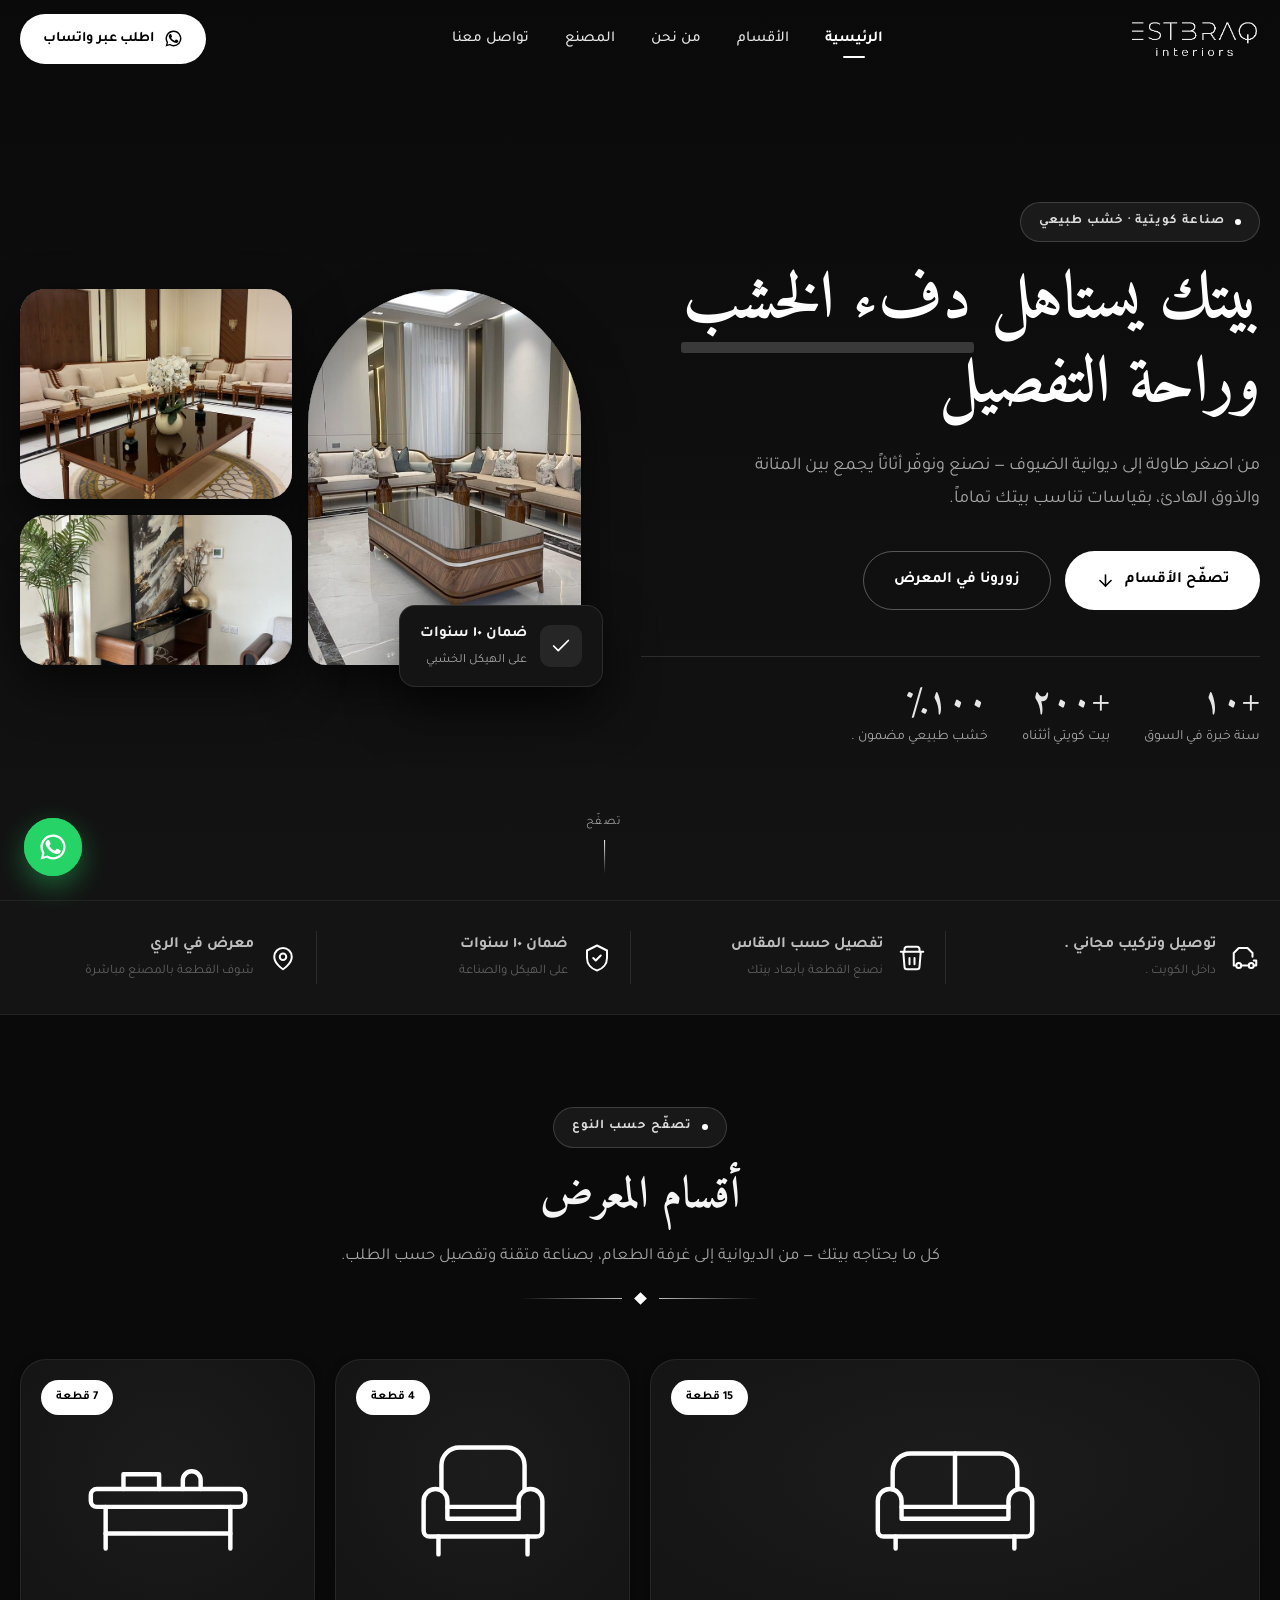
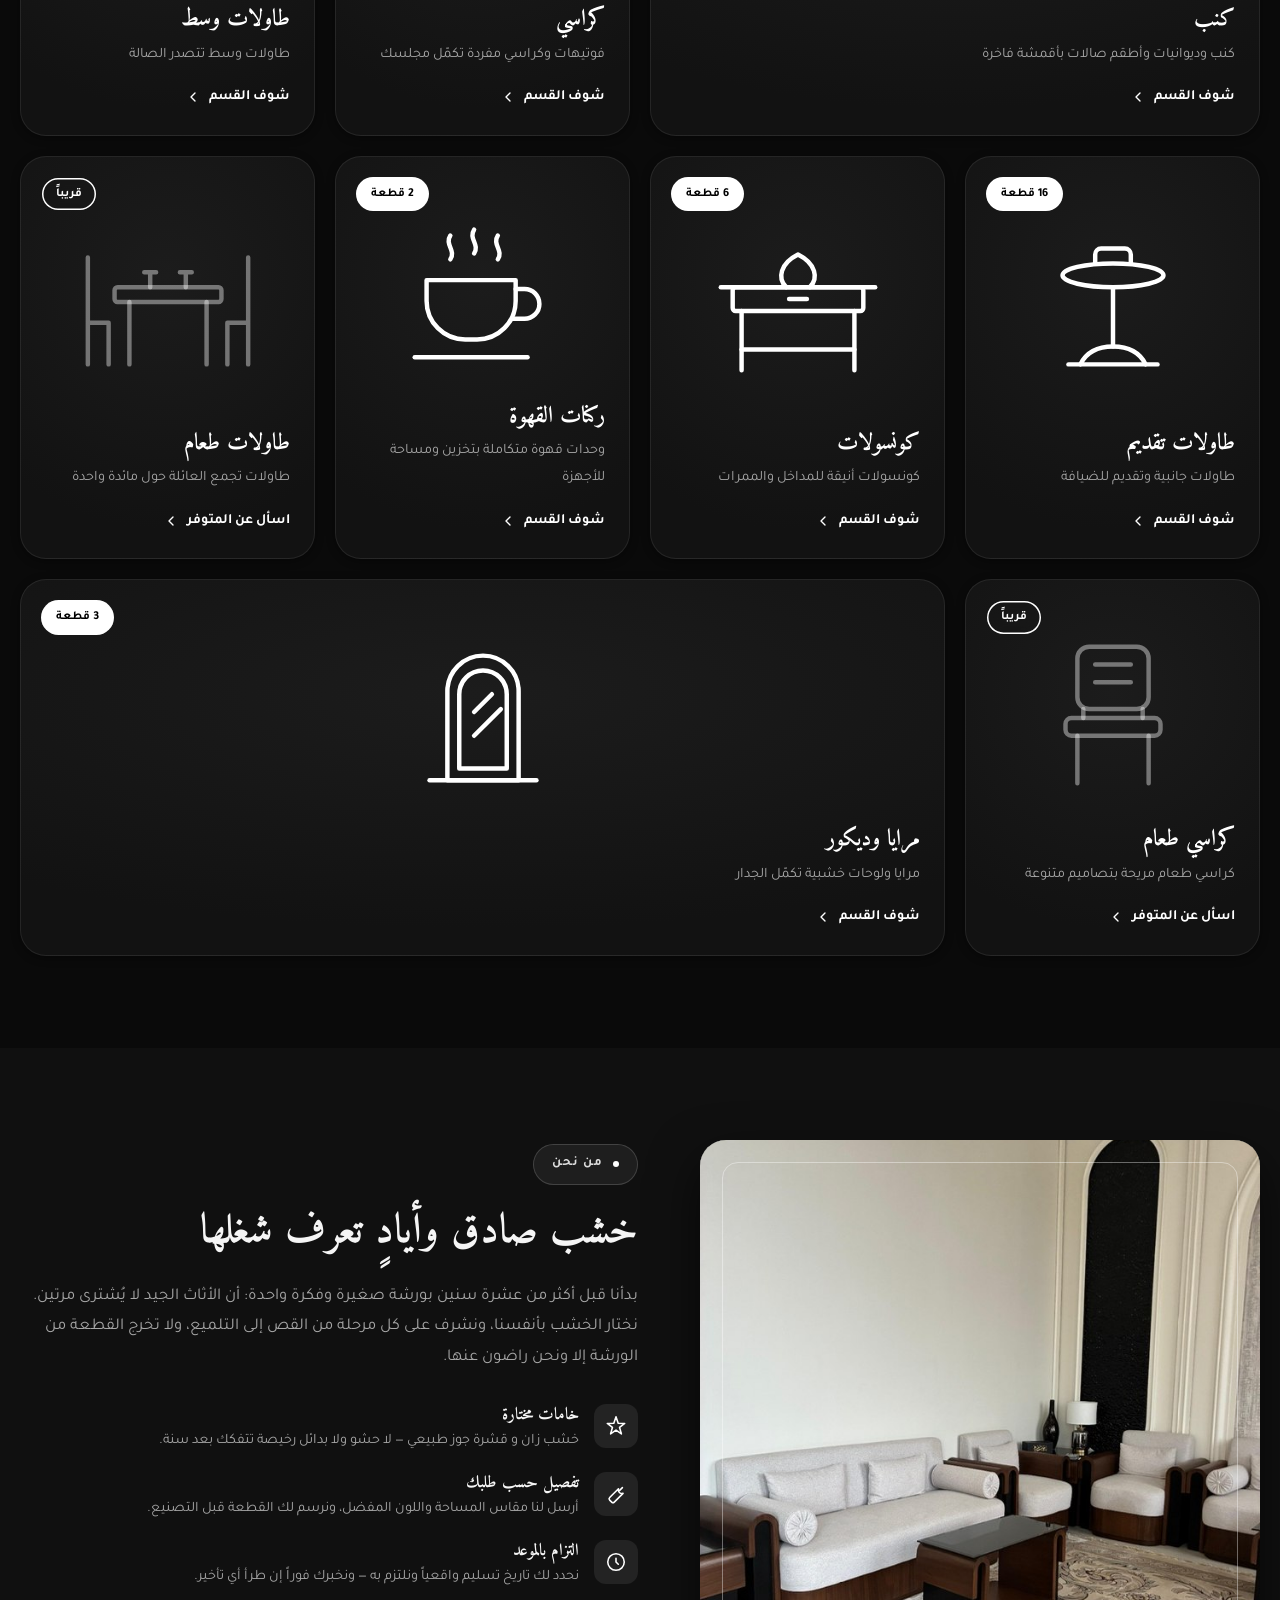
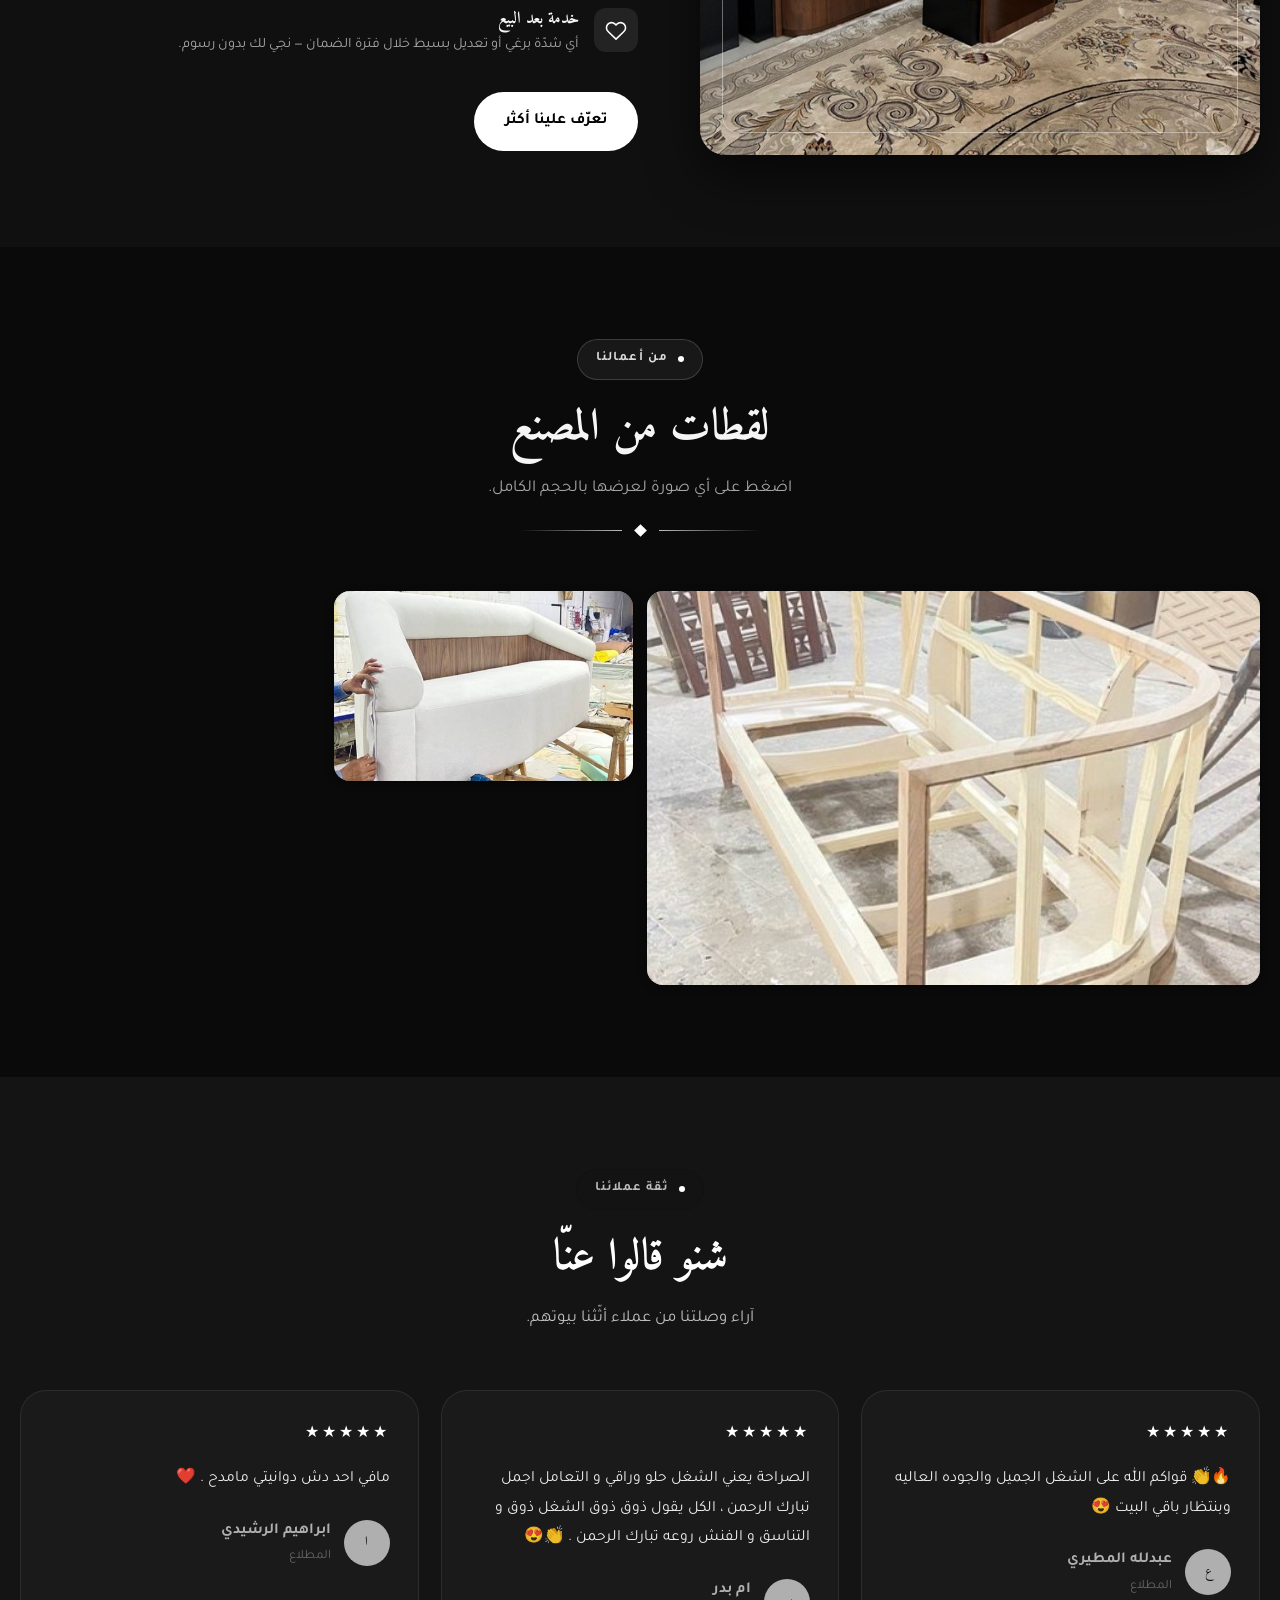
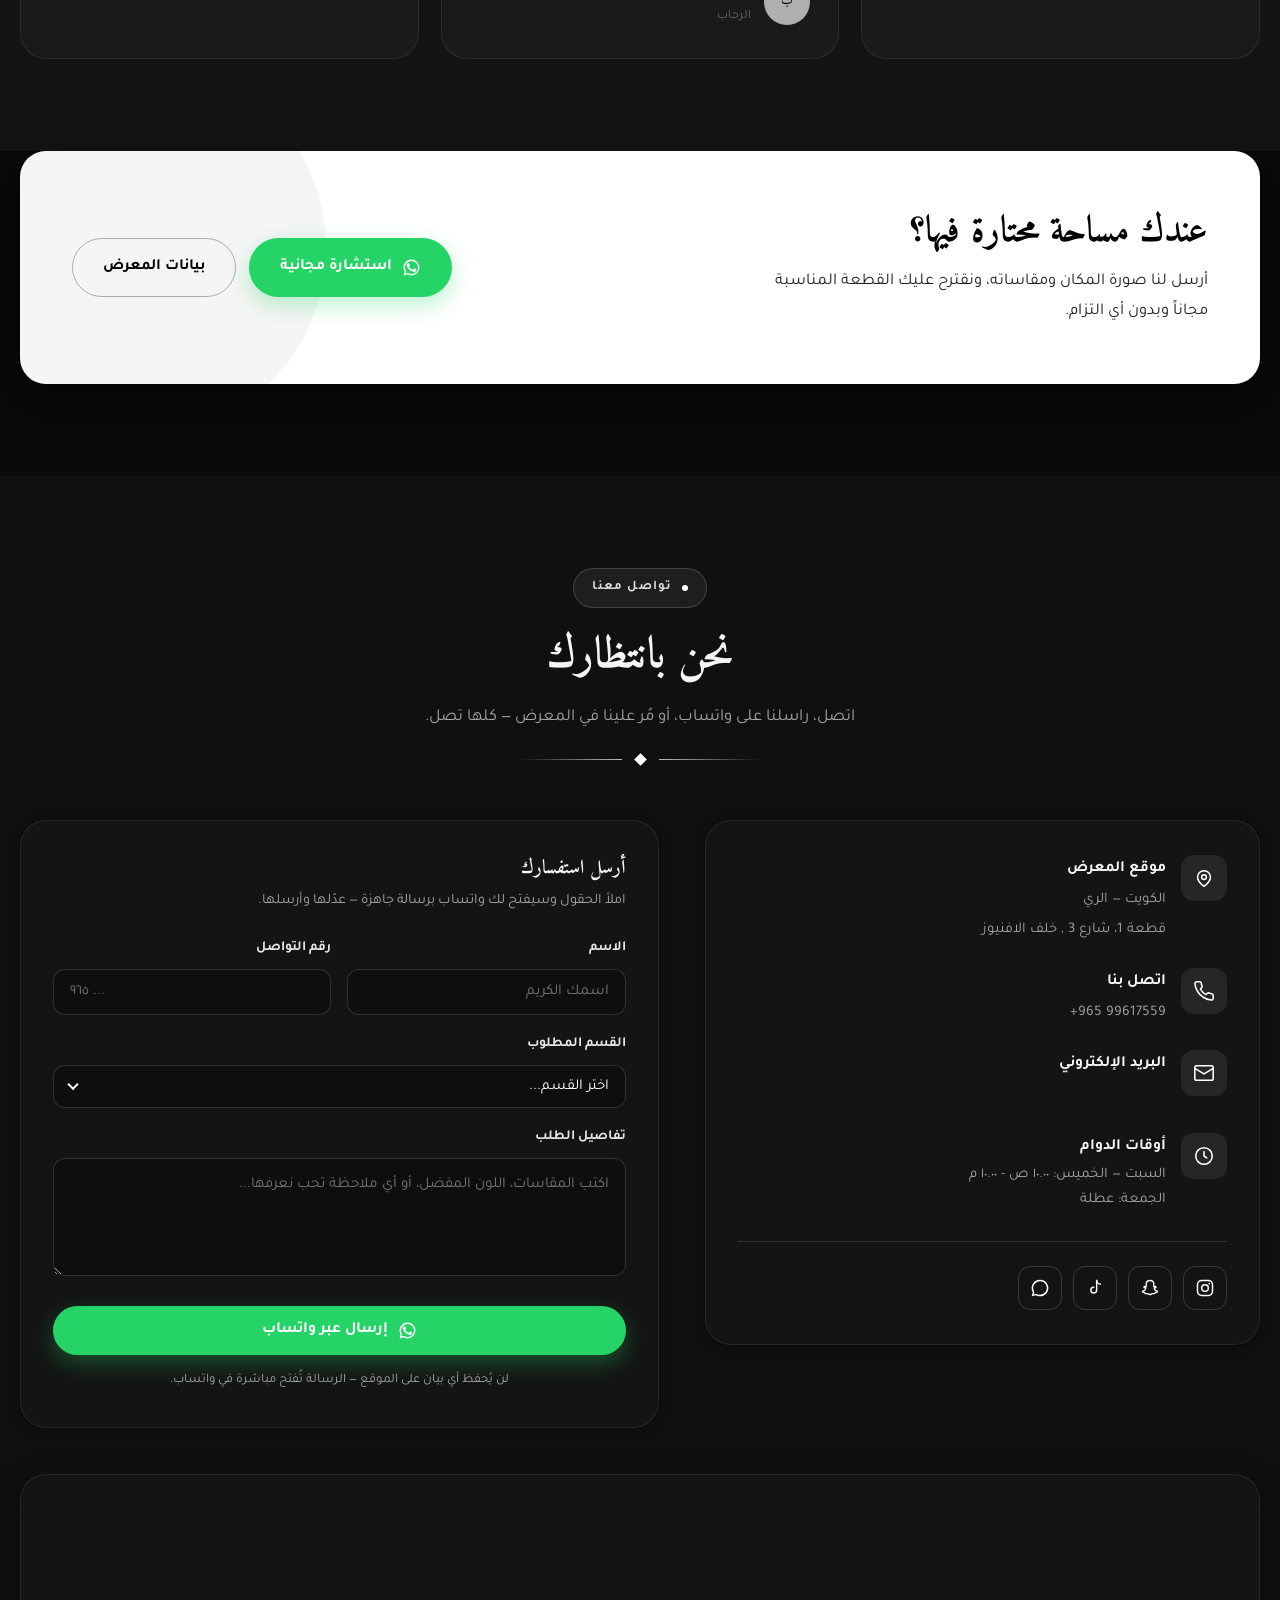
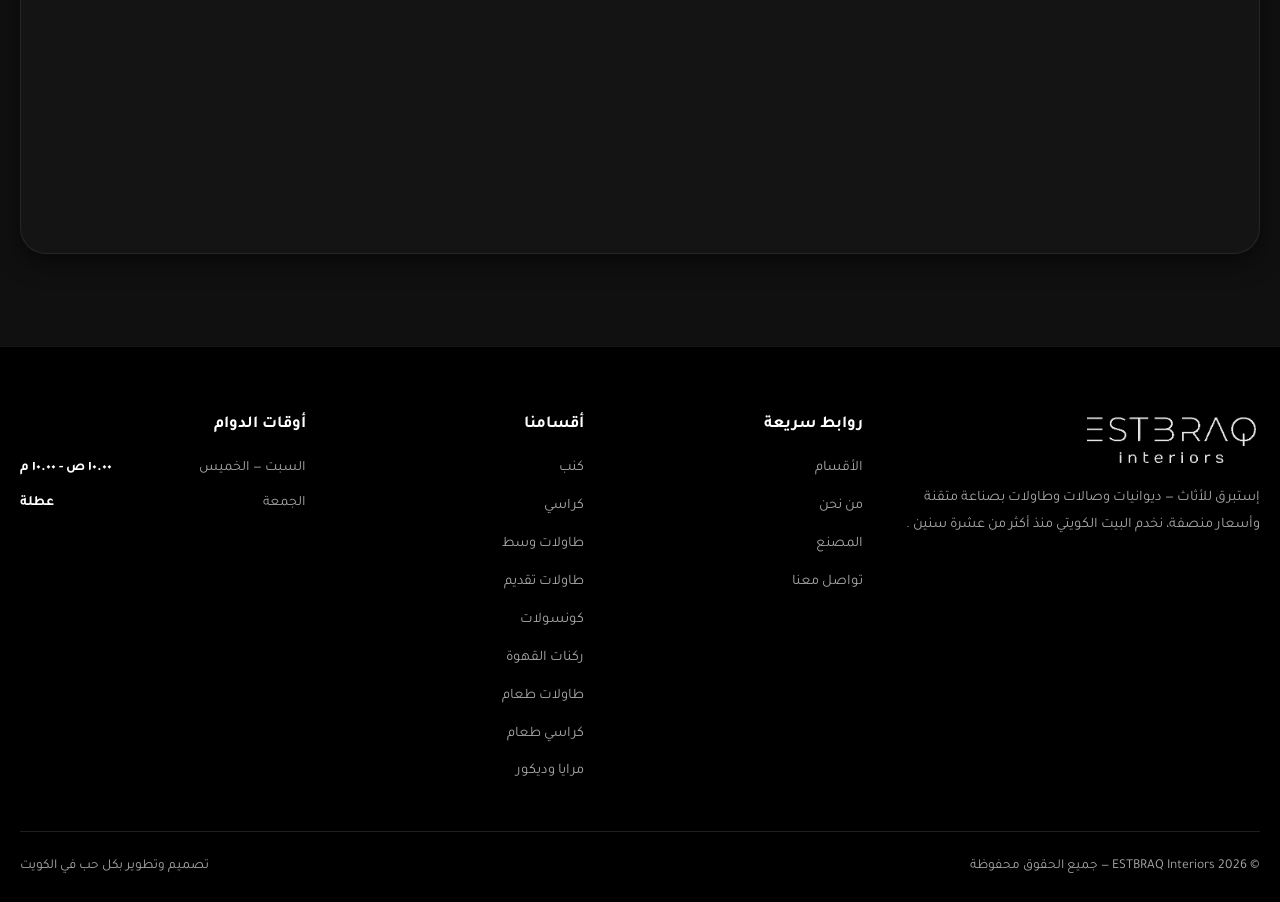
<file: index.html>
<!DOCTYPE html>
<html lang="ar" dir="rtl">
<head>
<meta charset="UTF-8">
<meta name="viewport" content="width=device-width, initial-scale=1">
<title>إستبرق للأثاث | ESTBRAQ Interiors — الكويت</title>
<meta name="description" content="إستبرق للأثاث والتصميم الداخلي في الكويت — ديوانيات، صالات، كراسي، كونسولات، طاولات وسط وتقديم وطعام بصناعة متقنة وتفصيل حسب الطلب.">
<meta name="theme-color" content="#0A0A0A">

<!-- مشاركة الرابط على واتساب وانستقرام -->
<meta property="og:type" content="website">
<meta property="og:title" content="إستبرق للأثاث | ESTBRAQ Interiors — الكويت">
<meta property="og:description" content="ديوانيات وصالات وطاولات طعام بتصميم أنيق — تفصيل حسب الطلب.">
<meta property="og:locale" content="ar_KW">

<!-- الخطوط العربية -->
<link rel="preconnect" href="https://fonts.googleapis.com">
<link rel="preconnect" href="https://fonts.gstatic.com" crossorigin>
<link href="https://fonts.googleapis.com/css2?family=Tajawal:wght@400;500;700;800&family=Amiri:wght@400;700&display=swap" rel="stylesheet">

<link rel="stylesheet" href="css/style.css">
<link rel="icon" href="data:image/svg+xml,<svg xmlns='http://www.w3.org/2000/svg' viewBox='0 0 100 100'><rect width='100' height='100' rx='22' fill='%23111111'/><g fill='%23FFFFFF'><rect x='24' y='27' width='52' height='9' rx='2'/><rect x='24' y='45.5' width='40' height='9' rx='2'/><rect x='24' y='64' width='52' height='9' rx='2'/></g></svg>">
</head>
<body>

<!-- ==================== شريط التنقل ==================== -->
<header class="nav" id="nav">
  <div class="nav__inner">

    <a href="#home" class="brand" aria-label="إستبرق — الرئيسية">
      <img class="brand__logo" src="assets/images/logo.png" alt="ESTBRAQ interiors" width="449" height="137">
    </a>

    <nav class="nav__links" id="navLinks" aria-label="القائمة الرئيسية">
      <a href="#home" class="is-active">الرئيسية</a>
      <a href="#categories">الأقسام</a>
      <a href="#about">من نحن</a>
      <a href="#gallery">المصنع</a>
      <a href="#contact">تواصل معنا</a>
    </nav>

    <div class="nav__cta">
      <a href="#" class="btn btn--primary" data-wa data-wa-msg="السلام عليكم، حاب أستفسر عن الأثاث المتوفر لديكم.">
        <svg viewBox="0 0 24 24" fill="currentColor" aria-hidden="true"><path d="M17.47 14.38c-.3-.15-1.75-.86-2.02-.96-.27-.1-.47-.15-.67.15s-.77.96-.94 1.16c-.17.2-.35.22-.64.07-.3-.15-1.25-.46-2.38-1.47-.88-.78-1.47-1.75-1.65-2.05-.17-.3-.02-.46.13-.6.13-.13.3-.35.45-.52.15-.17.2-.3.3-.5.1-.2.05-.37-.02-.52-.08-.15-.67-1.6-.92-2.2-.24-.57-.49-.5-.67-.5h-.57c-.2 0-.52.07-.79.37-.27.3-1.04 1.01-1.04 2.47s1.07 2.86 1.22 3.06c.15.2 2.1 3.2 5.08 4.49.71.3 1.26.49 1.7.63.71.22 1.36.19 1.87.12.57-.09 1.75-.72 2-1.41.25-.69.25-1.28.17-1.41-.07-.13-.27-.2-.57-.35z"/><path d="M12 2a10 10 0 0 0-8.6 15.1L2 22l5.05-1.32A10 10 0 1 0 12 2zm0 18.2a8.2 8.2 0 0 1-4.18-1.14l-.3-.18-3.1.81.83-3.02-.2-.31A8.2 8.2 0 1 1 12 20.2z"/></svg>
        اطلب عبر واتساب
      </a>
    </div>

    <button class="nav__burger" id="burger" aria-label="فتح القائمة" aria-expanded="false" aria-controls="mobileMenu">
      <span></span><span></span><span></span>
    </button>

  </div>
</header>

<!-- قائمة الجوال -->
<div class="mobile-menu" id="mobileMenu">
  <a href="#home">الرئيسية</a>
  <a href="#categories">الأقسام</a>
  <a href="#about">من نحن</a>
  <a href="#gallery">المصنع</a>
  <a href="#contact">تواصل معنا</a>
  <a href="#" class="btn btn--wa" data-wa data-wa-msg="السلام عليكم، حاب أستفسر عن الأثاث المتوفر لديكم.">تواصل عبر واتساب</a>
</div>

<main>

<!-- ==================== الواجهة الرئيسية ==================== -->
<section class="hero" id="home">
  <div class="hero__bg"></div>


  <div class="container hero__grid">

    <div class="hero__copy">
      <span class="eyebrow reveal" data-c="hero.eyebrow">صناعة كويتية · خشب طبيعي</span>

      <h1 class="hero__title reveal" data-d="1">
        <span data-c="hero.titleStart">بيتك يستاهل</span> <span class="accent" data-c="hero.titleAccent">دفء الخشب</span><br>
        <span data-c="hero.titleEnd">وراحة التفصيل</span>
      </h1>

      <p class="hero__lead reveal" data-d="2" data-c="hero.lead">
        من ركن القهوة إلى ديوانية الضيوف — نصنع ونوفّر أثاثاً
        يجمع بين المتانة والذوق الهادئ، بقياسات تناسب بيتك تماماً.
      </p>

      <div class="hero__actions reveal" data-d="3">
        <a href="#categories" class="btn btn--primary">
          تصفّح الأقسام
          <svg viewBox="0 0 24 24" fill="none" stroke="currentColor" stroke-width="2" stroke-linecap="round" stroke-linejoin="round"><path d="M12 5v14"/><path d="m19 12-7 7-7-7"/></svg>
        </a>
        <a href="#contact" class="btn btn--ghost">زورونا في المعرض</a>
      </div>

      <div class="hero__stats reveal" data-d="4">
        <div class="hero__stat" data-c-hide="hero.stats.0.value"><b data-c="hero.stats.0.value">+١٢</b><span data-c="hero.stats.0.label">سنة خبرة في السوق</span></div>
        <div class="hero__stat" data-c-hide="hero.stats.1.value"><b data-c="hero.stats.1.value">+٤٠٠</b><span data-c="hero.stats.1.label">بيت كويتي أثثناه</span></div>
        <div class="hero__stat" data-c-hide="hero.stats.2.value"><b data-c="hero.stats.2.value">١٠٠٪</b><span data-c="hero.stats.2.label">خشب طبيعي مضمون</span></div>
      </div>
    </div>

    <div class="hero__visual reveal" data-d="2">
      <figure data-ph="الصورة الرئيسية" data-ph-file="hero-1.jpg" data-ci="hero.images.0"></figure>
      <figure data-ph="الصورة الثانية" data-ph-file="hero-2.jpg" data-ci="hero.images.1"></figure>
      <figure data-ph="الصورة الثالثة" data-ph-file="hero-3.jpg" data-ci="hero.images.2"></figure>

      <div class="hero__badge" data-c-hide="hero.badgeTitle">
        <span class="icn" aria-hidden="true">
          <svg viewBox="0 0 24 24" fill="none" stroke="currentColor" stroke-width="1.9" stroke-linecap="round" stroke-linejoin="round"><path d="M20 6 9 17l-5-5"/></svg>
        </span>
        <span>
          <b data-c="hero.badgeTitle">ضمان سنتين</b>
          <span data-c="hero.badgeText">على الهيكل الخشبي</span>
        </span>
      </div>
    </div>

  </div>

  <div class="scroll-hint" aria-hidden="true">
    <span>تصفّح</span>
    <i></i>
  </div>
</section>

<!-- ==================== شريط المزايا ==================== -->
<section class="strip">
  <div class="container strip__grid">

    <div class="strip__item" data-c-hide="features.0.title">
      <svg viewBox="0 0 24 24" fill="none" stroke="currentColor" stroke-width="1.6" stroke-linecap="round" stroke-linejoin="round"><path d="M5 18H3V8l4-4h7l4 4v3"/><circle cx="7" cy="18" r="2"/><circle cx="17" cy="18" r="2"/><path d="M9 18h6"/><path d="M19 14h2v4h-2"/></svg>
      <span><b data-c="features.0.title">توصيل وتركيب مجاني</b><span data-c="features.0.text">داخل الكويت للطلبات فوق ١٠٠ د.ك</span></span>
    </div>

    <div class="strip__item" data-c-hide="features.1.title">
      <svg viewBox="0 0 24 24" fill="none" stroke="currentColor" stroke-width="1.6" stroke-linecap="round" stroke-linejoin="round"><path d="M3 7h18"/><path d="M6 7V5a2 2 0 0 1 2-2h8a2 2 0 0 1 2 2v2"/><path d="M5 7l1 12a2 2 0 0 0 2 2h8a2 2 0 0 0 2-2l1-12"/><path d="M10 12v5M14 12v5"/></svg>
      <span><b data-c="features.1.title">تفصيل حسب المقاس</b><span data-c="features.1.text">نصنع القطعة بأبعاد بيتك</span></span>
    </div>

    <div class="strip__item" data-c-hide="features.2.title">
      <svg viewBox="0 0 24 24" fill="none" stroke="currentColor" stroke-width="1.6" stroke-linecap="round" stroke-linejoin="round"><path d="M12 2 4 6v6c0 5 3.4 8.7 8 10 4.6-1.3 8-5 8-10V6z"/><path d="m9 12 2 2 4-4"/></svg>
      <span><b data-c="features.2.title">ضمان سنتين</b><span data-c="features.2.text">على الهيكل والصناعة</span></span>
    </div>

    <div class="strip__item" data-c-hide="features.3.title">
      <svg viewBox="0 0 24 24" fill="none" stroke="currentColor" stroke-width="1.6" stroke-linecap="round" stroke-linejoin="round"><path d="M12 21s-7-4.4-7-10a7 7 0 0 1 14 0c0 5.6-7 10-7 10z"/><circle cx="12" cy="11" r="2.6"/></svg>
      <span><b data-c="features.3.title">معرض في الشويخ</b><span data-c="features.3.text">شوف القطعة قبل ما تشتري</span></span>
    </div>

  </div>
</section>

<!-- ==================== الأقسام ==================== -->
<section class="section" id="categories">
  <div class="container">

    <div class="section-head reveal">
      <span class="eyebrow" data-c="sections.categories.eyebrow">تصفّح حسب النوع</span>
      <h2 class="section-title" data-c="sections.categories.title">أقسام المعرض</h2>
      <p class="section-sub" data-c="sections.categories.sub">كل ما يحتاجه بيتك — من الديوانية إلى غرفة الطعام، بصناعة متقنة وتفصيل حسب الطلب.</p>
      <div class="divider"><span></span></div>
    </div>

    <div class="cats" id="catsGrid"><!-- تُبنى من ملف data.js --></div>

  </div>
</section>


<!-- ==================== من نحن ==================== -->
<section class="section about" id="about">
  <div class="container about__grid">

    <div class="about__media reveal" data-ph="صورة من نحن" data-ph-file="about.jpg" data-ci="about.image">
      <div class="about__frame"></div>
    </div>

    <div class="about__copy">
      <span class="eyebrow reveal" data-c="about.eyebrow">من نحن</span>
      <h2 class="about__title reveal" data-d="1" data-c="about.title">خشب صادق وأيادٍ تعرف شغلها</h2>
      <p class="about__text reveal" data-d="2" data-c="about.text">
        بدأنا قبل أكثر من اثنتي عشرة سنة بورشة صغيرة وفكرة واحدة: أن الأثاث الجيد
        لا يُشترى مرتين. نختار الخشب بأنفسنا، ونشرف على كل مرحلة من القص إلى التلميع،
        ولا تخرج القطعة من الورشة إلا ونحن راضون عنها.
      </p>

      <div class="about__points">
        <div class="about__point reveal" data-d="1" data-c-hide="about.points.0.title">
          <span class="icn" aria-hidden="true"><svg viewBox="0 0 24 24" fill="none" stroke="currentColor" stroke-width="1.7" stroke-linecap="round" stroke-linejoin="round"><path d="m12 2 2.4 6.9 7.1.3-5.6 4.4 2 7-5.9-4.1L6.1 20.6l2-7L2.5 9.2l7.1-.3z"/></svg></span>
          <div><h4 data-c="about.points.0.title">خامات مختارة</h4><p data-c="about.points.0.text">خشب زان وبلوط وجوز طبيعي — لا حشو ولا بدائل رخيصة تتفكك بعد سنة.</p></div>
        </div>

        <div class="about__point reveal" data-d="2" data-c-hide="about.points.1.title">
          <span class="icn" aria-hidden="true"><svg viewBox="0 0 24 24" fill="none" stroke="currentColor" stroke-width="1.7" stroke-linecap="round" stroke-linejoin="round"><path d="M14.7 6.3a4 4 0 0 0 5 5l-9.6 9.6a2 2 0 0 1-2.8 0l-2.2-2.2a2 2 0 0 1 0-2.8z"/><path d="m16 8 3-3"/></svg></span>
          <div><h4 data-c="about.points.1.title">تفصيل حسب طلبك</h4><p data-c="about.points.1.text">أرسل لنا مقاس المساحة واللون المفضل، ونرسم لك القطعة قبل التصنيع.</p></div>
        </div>

        <div class="about__point reveal" data-d="3" data-c-hide="about.points.2.title">
          <span class="icn" aria-hidden="true"><svg viewBox="0 0 24 24" fill="none" stroke="currentColor" stroke-width="1.7" stroke-linecap="round" stroke-linejoin="round"><path d="M12 8v4l2.5 2.5"/><circle cx="12" cy="12" r="9"/></svg></span>
          <div><h4 data-c="about.points.2.title">التزام بالموعد</h4><p data-c="about.points.2.text">نحدد لك تاريخ تسليم واقعياً ونلتزم به — ونخبرك فوراً إن طرأ أي تأخير.</p></div>
        </div>

        <div class="about__point reveal" data-d="4" data-c-hide="about.points.3.title">
          <span class="icn" aria-hidden="true"><svg viewBox="0 0 24 24" fill="none" stroke="currentColor" stroke-width="1.7" stroke-linecap="round" stroke-linejoin="round"><path d="M20.8 5.6a5.5 5.5 0 0 0-7.8 0L12 6.6l-1-1a5.5 5.5 0 1 0-7.8 7.8l1 1L12 22l7.8-7.6 1-1a5.5 5.5 0 0 0 0-7.8z"/></svg></span>
          <div><h4 data-c="about.points.3.title">خدمة بعد البيع</h4><p data-c="about.points.3.text">أي شدّة برغي أو تعديل بسيط خلال فترة الضمان — نجي لك بدون رسوم.</p></div>
        </div>
      </div>

      <a href="#contact" class="btn btn--primary reveal">تعرّف علينا أكثر</a>
    </div>

  </div>
</section>

<!-- ==================== المعرض ==================== -->
<section class="section" id="gallery">
  <div class="container">

    <div class="section-head reveal">
      <span class="eyebrow" data-c="sections.gallery.eyebrow">من أعمالنا</span>
      <h2 class="section-title" data-c="sections.gallery.title">لقطات من المعرض</h2>
      <p class="section-sub" data-c="sections.gallery.sub">اضغط على أي صورة لعرضها بالحجم الكامل.</p>
      <div class="divider"><span></span></div>
    </div>

    <div class="gallery reveal" id="galleryGrid"></div>

  </div>
</section>

<!-- ==================== آراء العملاء ==================== -->
<section class="section reviews" id="reviews">
  <div class="container">

    <div class="section-head reveal">
      <span class="eyebrow" data-c="sections.reviews.eyebrow">ثقة عملائنا</span>
      <h2 class="section-title" data-c="sections.reviews.title">شنو قالوا عنّا</h2>
      <p class="section-sub" data-c="sections.reviews.sub">آراء وصلتنا من عملاء أثّثنا بيوتهم.</p>
    </div>

    <div class="reviews__grid" id="reviewsGrid"></div>

  </div>
</section>

<!-- ==================== دعوة للتواصل ==================== -->
<section class="section" id="cta" style="padding-top:0;">
  <div class="container">
    <div class="cta-band reveal">
      <div>
        <h2 data-c="cta.title">عندك مساحة محتارة فيها؟</h2>
        <p data-c="cta.text">أرسل لنا صورة المكان ومقاساته، ونقترح عليك القطعة المناسبة مجاناً وبدون أي التزام.</p>
      </div>
      <div class="cta-band__actions">
        <a href="#" class="btn btn--wa" data-wa data-wa-msg="السلام عليكم، عندي مساحة أبي أستشيركم فيها. بأرسل لكم صورة ومقاسات.">
          <svg viewBox="0 0 24 24" fill="currentColor" aria-hidden="true"><path d="M12 2a10 10 0 0 0-8.6 15.1L2 22l5.05-1.32A10 10 0 1 0 12 2zm0 18.2a8.2 8.2 0 0 1-4.18-1.14l-.3-.18-3.1.81.83-3.02-.2-.31A8.2 8.2 0 1 1 12 20.2z"/><path d="M17.47 14.38c-.3-.15-1.75-.86-2.02-.96-.27-.1-.47-.15-.67.15s-.77.96-.94 1.16c-.17.2-.35.22-.64.07-.3-.15-1.25-.46-2.38-1.47-.88-.78-1.47-1.75-1.65-2.05-.17-.3-.02-.46.13-.6.13-.13.3-.35.45-.52.15-.17.2-.3.3-.5.1-.2.05-.37-.02-.52-.08-.15-.67-1.6-.92-2.2-.24-.57-.49-.5-.67-.5h-.57c-.2 0-.52.07-.79.37-.27.3-1.04 1.01-1.04 2.47s1.07 2.86 1.22 3.06c.15.2 2.1 3.2 5.08 4.49.71.3 1.26.49 1.7.63.71.22 1.36.19 1.87.12.57-.09 1.75-.72 2-1.41.25-.69.25-1.28.17-1.41-.07-.13-.27-.2-.57-.35z"/></svg>
          استشارة مجانية
        </a>
        <a href="#contact" class="btn btn--ghost">بيانات المعرض</a>
      </div>
    </div>
  </div>
</section>

<!-- ==================== التواصل ==================== -->
<section class="section" id="contact" style="background: var(--surface-2); padding-top:0;">
  <div class="container" style="padding-top:92px;">

    <div class="section-head reveal">
      <span class="eyebrow" data-c="sections.contact.eyebrow">تواصل معنا</span>
      <h2 class="section-title" data-c="sections.contact.title">نحن بانتظارك</h2>
      <p class="section-sub" data-c="sections.contact.sub">اتصل، راسلنا على واتساب، أو مُر علينا في المعرض — كلها تصل.</p>
      <div class="divider"><span></span></div>
    </div>

    <div class="contact__grid">

      <!-- بطاقة المعلومات -->
      <div class="info-card reveal">
        <div class="info-list" id="infoList"></div>
        <div class="socials" id="socials"></div>
      </div>

      <!-- نموذج الاستفسار -->
      <div class="form-card reveal" data-d="1">
        <h3 style="margin-bottom:6px;">أرسل استفسارك</h3>
        <p style="font-size:.9rem;color:var(--ink-soft);margin-bottom:22px;">
          املأ الحقول وسيفتح لك واتساب برسالة جاهزة — عدّلها وأرسلها.
        </p>

        <form id="inquiryForm" novalidate>
          <div class="form-row">
            <div class="field">
              <label for="fName">الاسم</label>
              <input type="text" id="fName" name="name" placeholder="اسمك الكريم" required autocomplete="name">
            </div>
            <div class="field">
              <label for="fPhone">رقم التواصل</label>
              <input type="tel" id="fPhone" name="phone" placeholder="٩٦٥ ..." inputmode="tel" autocomplete="tel">
            </div>
          </div>

          <div class="field">
            <label for="fCat">القسم المطلوب</label>
            <div class="sel-wrap">
              <select id="fCat" name="cat"></select>
            </div>
          </div>

          <div class="field">
            <label for="fMsg">تفاصيل الطلب</label>
            <textarea id="fMsg" name="msg" placeholder="اكتب المقاسات، اللون المفضل، أو أي ملاحظة تحب نعرفها..." required></textarea>
          </div>

          <button type="submit" class="btn btn--wa">
            <svg viewBox="0 0 24 24" fill="currentColor" aria-hidden="true"><path d="M12 2a10 10 0 0 0-8.6 15.1L2 22l5.05-1.32A10 10 0 1 0 12 2zm0 18.2a8.2 8.2 0 0 1-4.18-1.14l-.3-.18-3.1.81.83-3.02-.2-.31A8.2 8.2 0 1 1 12 20.2z"/><path d="M17.47 14.38c-.3-.15-1.75-.86-2.02-.96-.27-.1-.47-.15-.67.15s-.77.96-.94 1.16c-.17.2-.35.22-.64.07-.3-.15-1.25-.46-2.38-1.47-.88-.78-1.47-1.75-1.65-2.05-.17-.3-.02-.46.13-.6.13-.13.3-.35.45-.52.15-.17.2-.3.3-.5.1-.2.05-.37-.02-.52-.08-.15-.67-1.6-.92-2.2-.24-.57-.49-.5-.67-.5h-.57c-.2 0-.52.07-.79.37-.27.3-1.04 1.01-1.04 2.47s1.07 2.86 1.22 3.06c.15.2 2.1 3.2 5.08 4.49.71.3 1.26.49 1.7.63.71.22 1.36.19 1.87.12.57-.09 1.75-.72 2-1.41.25-.69.25-1.28.17-1.41-.07-.13-.27-.2-.57-.35z"/></svg>
            إرسال عبر واتساب
          </button>
          <p class="form-note">لن يُحفظ أي بيان على الموقع — الرسالة تُفتح مباشرة في واتساب.</p>
        </form>
      </div>

    </div>

    <div class="map-wrap reveal" style="margin-top:46px;" id="mapWrap"></div>

  </div>
</section>

</main>

<!-- ==================== التذييل ==================== -->
<footer class="footer">
  <div class="container">
    <div class="footer__grid">

      <div>
        <div class="brand">
          <img class="brand__logo" src="assets/images/logo.png" alt="ESTBRAQ interiors" width="449" height="137">
        </div>
        <p data-c="footer.about">إستبرق للأثاث والتصميم الداخلي — ديوانيات وصالات وطاولات بصناعة متقنة وأسعار منصفة، نخدم البيت الكويتي منذ أكثر من اثنتي عشرة سنة.</p>
      </div>

      <div>
        <h4>روابط سريعة</h4>
        <div class="footer__links">
          <a href="#categories">الأقسام</a>
          <a href="#about">من نحن</a>
          <a href="#gallery">المصنع</a>
          <a href="#contact">تواصل معنا</a>
        </div>
      </div>

      <div>
        <h4>أقسامنا</h4>
        <div class="footer__links" id="footerCats"></div>
      </div>

      <div>
        <h4>أوقات الدوام</h4>
        <div class="footer__hours" id="footerHours"></div>
      </div>

    </div>

    <div class="footer__bottom">
      <span id="copyright"></span>
      <span>تصميم وتطوير بكل حب في الكويت</span>
    </div>
  </div>
</footer>

<!-- ==================== عرض القسم (يفتح عند الضغط على قسم) ==================== -->
<div class="catview" id="catView" role="dialog" aria-modal="true" aria-labelledby="catViewTitle" hidden>
  <header class="catview__head">
    <div class="container catview__bar">
      <button class="catview__back" id="catViewBack" aria-label="رجوع">
        <svg viewBox="0 0 24 24" fill="none" stroke="currentColor" stroke-width="2" stroke-linecap="round" stroke-linejoin="round"><path d="M5 12h14"/><path d="m13 6 6 6-6 6"/></svg>
        <span>الأقسام</span>
      </button>
      <div class="catview__titles">
        <h2 id="catViewTitle"></h2>
        <span class="catview__count" id="catViewCount"></span>
      </div>
      <span class="catview__icon" id="catViewIcon" aria-hidden="true"></span>
    </div>
  </header>
  <div class="container catview__body">
    <div class="products" id="productsGrid"></div>
    <div class="more-wrap" id="loadMoreWrap" hidden>
      <button type="button" class="btn btn--primary" id="loadMore">عرض المزيد</button>
    </div>
    <div class="more-wrap">
      <a href="#" class="btn btn--ghost" data-wa data-wa-msg="السلام عليكم، أبي أشوف باقي القطع المتوفرة عندكم.">
        ما لقيت اللي تبي؟ راسلنا وبنوفره لك
      </a>
    </div>
  </div>
</div>

<!-- الأزرار العائمة -->
<a href="#" class="wa-float" data-wa data-wa-msg="السلام عليكم، حاب أستفسر عن الأثاث." aria-label="تواصل عبر واتساب">
  <svg viewBox="0 0 24 24" fill="currentColor" aria-hidden="true"><path d="M12 2a10 10 0 0 0-8.6 15.1L2 22l5.05-1.32A10 10 0 1 0 12 2zm0 18.2a8.2 8.2 0 0 1-4.18-1.14l-.3-.18-3.1.81.83-3.02-.2-.31A8.2 8.2 0 1 1 12 20.2z"/><path d="M17.47 14.38c-.3-.15-1.75-.86-2.02-.96-.27-.1-.47-.15-.67.15s-.77.96-.94 1.16c-.17.2-.35.22-.64.07-.3-.15-1.25-.46-2.38-1.47-.88-.78-1.47-1.75-1.65-2.05-.17-.3-.02-.46.13-.6.13-.13.3-.35.45-.52.15-.17.2-.3.3-.5.1-.2.05-.37-.02-.52-.08-.15-.67-1.6-.92-2.2-.24-.57-.49-.5-.67-.5h-.57c-.2 0-.52.07-.79.37-.27.3-1.04 1.01-1.04 2.47s1.07 2.86 1.22 3.06c.15.2 2.1 3.2 5.08 4.49.71.3 1.26.49 1.7.63.71.22 1.36.19 1.87.12.57-.09 1.75-.72 2-1.41.25-.69.25-1.28.17-1.41-.07-.13-.27-.2-.57-.35z"/></svg>
</a>

<button class="to-top" id="toTop" aria-label="العودة للأعلى">
  <svg viewBox="0 0 24 24" fill="none" stroke="currentColor" stroke-width="2.2" stroke-linecap="round" stroke-linejoin="round"><path d="M12 19V5"/><path d="m5 12 7-7 7 7"/></svg>
</button>

<!-- صندوق عرض الصور -->
<div class="lightbox" id="lightbox" role="dialog" aria-modal="true" aria-label="عرض الصورة">
  <button class="lightbox__close" id="lbClose" aria-label="إغلاق">
    <svg viewBox="0 0 24 24" fill="none" stroke="currentColor" stroke-width="2.2" stroke-linecap="round"><path d="M18 6 6 18M6 6l12 12"/></svg>
  </button>
  <button class="lightbox__nav lightbox__nav--prev" id="lbPrev" aria-label="السابق">
    <svg viewBox="0 0 24 24" fill="none" stroke="currentColor" stroke-width="2.2" stroke-linecap="round" stroke-linejoin="round"><path d="m9 18 6-6-6-6"/></svg>
  </button>
  <button class="lightbox__nav lightbox__nav--next" id="lbNext" aria-label="التالي">
    <svg viewBox="0 0 24 24" fill="none" stroke="currentColor" stroke-width="2.2" stroke-linecap="round" stroke-linejoin="round"><path d="m15 18-6-6 6-6"/></svg>
  </button>
  <div class="lightbox__inner">
    <div class="lightbox__media" id="lbMedia"></div>
    <p class="lightbox__cap" id="lbCap"></p>
  </div>
</div>

<script src="js/data.js"></script>
<script src="js/icons.js"></script>
<script src="js/main.js"></script>
</body>
</html>
</file>
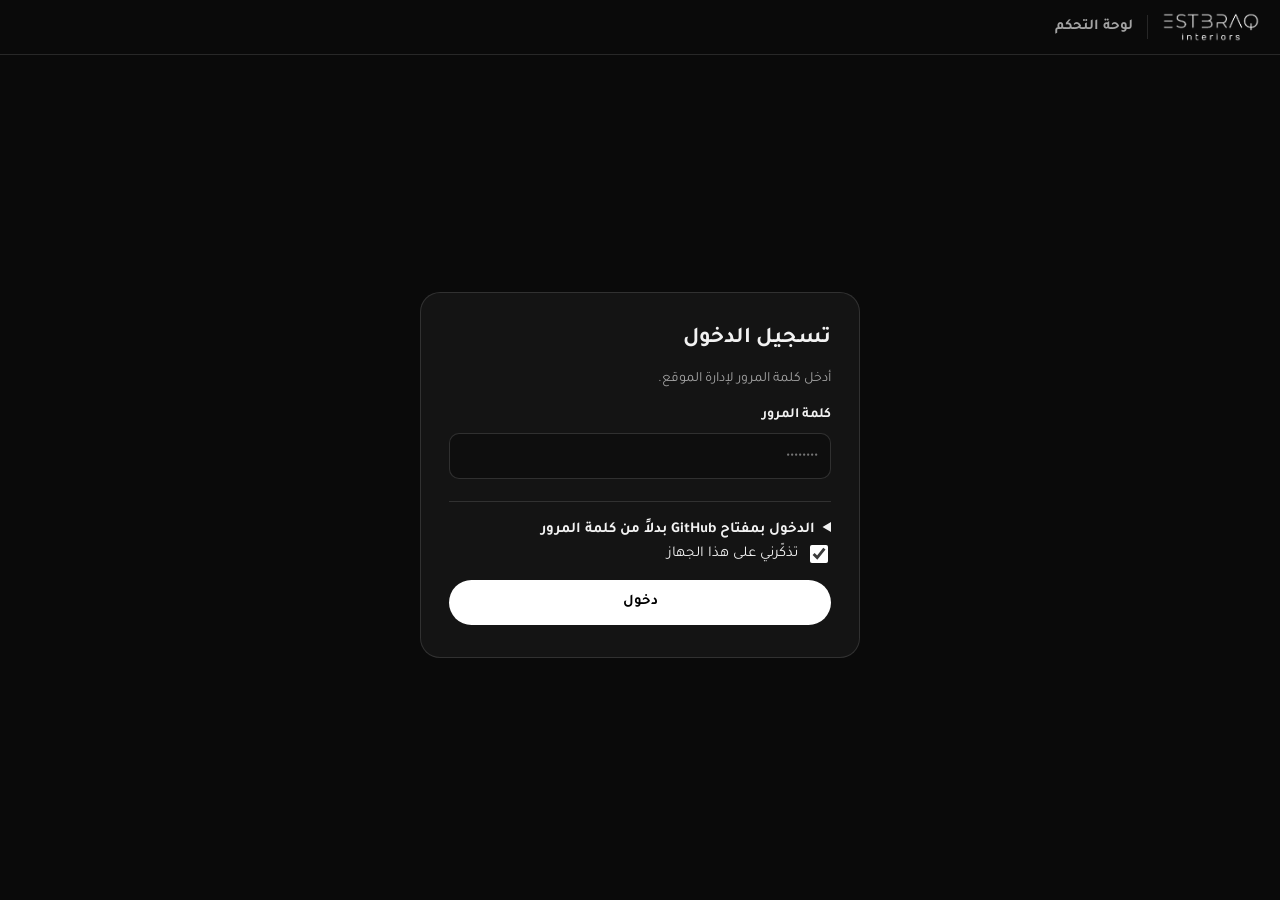
<file: admin.html>
<!DOCTYPE html>
<html lang="ar" dir="rtl">
<head>
<meta charset="UTF-8">
<meta name="viewport" content="width=device-width, initial-scale=1">
<meta name="robots" content="noindex, nofollow">
<title>لوحة التحكم | ESTBRAQ</title>
<link rel="preconnect" href="https://fonts.googleapis.com">
<link rel="preconnect" href="https://fonts.gstatic.com" crossorigin>
<link href="https://fonts.googleapis.com/css2?family=Tajawal:wght@400;500;700;800&display=swap" rel="stylesheet">
<link rel="stylesheet" href="css/admin.css">
<link rel="icon" href="data:image/svg+xml,<svg xmlns='http://www.w3.org/2000/svg' viewBox='0 0 100 100'><rect width='100' height='100' rx='22' fill='%23111111'/><g fill='%23FFFFFF'><rect x='24' y='27' width='52' height='9' rx='2'/><rect x='24' y='45.5' width='40' height='9' rx='2'/><rect x='24' y='64' width='52' height='9' rx='2'/></g></svg>">
</head>
<body>

<!-- ==================== الشريط العلوي ==================== -->
<header class="top">
  <div class="top__brand">
    <img src="assets/images/logo.png" alt="ESTBRAQ interiors" class="top__logo">
    <span class="top__title">لوحة التحكم</span>
  </div>
  <div class="top__actions" id="topActions" hidden>
    <a class="btn btn--ghost" id="viewSite" href="index.html" target="_blank" rel="noopener">عرض الموقع</a>
    <button class="btn btn--primary" id="publishBtn" disabled>
      نشر التغييرات <span class="pill" id="dirtyCount" hidden>0</span>
    </button>
    <button class="btn btn--icon" id="logoutBtn" title="تسجيل الخروج" aria-label="تسجيل الخروج">
      <svg viewBox="0 0 24 24" fill="none" stroke="currentColor" stroke-width="2" stroke-linecap="round" stroke-linejoin="round"><path d="M15 3h4a2 2 0 0 1 2 2v14a2 2 0 0 1-2 2h-4"/><path d="M10 17l-5-5 5-5"/><path d="M5 12h12"/></svg>
    </button>
  </div>
</header>

<!-- ==================== تسجيل الدخول ==================== -->
<section class="login" id="loginView">
  <div class="login__card">
    <h1>تسجيل الدخول</h1>
    <p class="muted">أدخل كلمة المرور لإدارة الموقع.</p>

    <form id="loginForm" autocomplete="off">
      <label class="field" id="passwordField">
        <span>كلمة المرور</span>
        <input type="password" id="passwordInput" autocomplete="current-password" placeholder="••••••••">
      </label>
      <details class="help" id="tokenDetails">
        <summary>الدخول بمفتاح GitHub بدلاً من كلمة المرور</summary>
        <label class="field" style="margin-top:12px">
          <span>مفتاح الدخول (Access Token)</span>
          <input type="password" id="tokenInput" dir="ltr" placeholder="github_pat_… أو ghp_…" spellcheck="false">
        </label>
        <p class="muted">يُستخدم إذا تغيّر المفتاح أو لم تُضبط كلمة مرور بعد.
          لإنشاء مفتاح: <a href="https://github.com/settings/personal-access-tokens/new" target="_blank" rel="noopener" dir="ltr">github.com/settings/personal-access-tokens/new</a>
          ← المستودع <b dir="ltr" id="repoName"></b> ← صلاحية <b>Contents: Read and write</b>.</p>
      </details>
      <label class="check">
        <input type="checkbox" id="rememberInput" checked>
        <span>تذكّرني على هذا الجهاز</span>
      </label>
      <button class="btn btn--primary btn--block" type="submit" id="loginBtn">دخول</button>
      <p class="error" id="loginError" hidden></p>
    </form>
  </div>
</section>

<!-- ==================== التطبيق ==================== -->
<main class="app" id="appView" hidden>

  <div class="loading" id="loading">جارٍ تحميل البيانات…</div>

  <nav class="tabs" role="tablist">
    <button class="tab is-active" data-tab="products" role="tab">المنتجات <span class="tab__count" id="countProducts"></span></button>
    <button class="tab" data-tab="categories" role="tab">أقسام المنتجات <span class="tab__count" id="countCategories"></span></button>
    <button class="tab" data-tab="layout" role="tab">ترتيب الصفحة</button>
    <button class="tab" data-tab="content" role="tab">محتوى الصفحة</button>
    <button class="tab" data-tab="gallery" role="tab">المعرض <span class="tab__count" id="countGallery"></span></button>
    <button class="tab" data-tab="reviews" role="tab">آراء العملاء <span class="tab__count" id="countReviews"></span></button>
    <button class="tab" data-tab="store" role="tab">معلومات المحل</button>
    <button class="tab" data-tab="settings" role="tab">الإعدادات</button>
  </nav>

  <!-- ===== المنتجات ===== -->
  <section class="panel" id="tab-products">
    <div class="toolbar">
      <input type="search" id="productSearch" placeholder="ابحث باسم المنتج…">
      <select id="productCatFilter"></select>
      <button class="btn btn--primary" id="addProductBtn">+ منتج جديد</button>
    </div>
    <div class="list" id="productList"></div>
  </section>

  <!-- ===== الأقسام ===== -->
  <section class="panel" id="tab-categories" hidden>
    <div class="toolbar">
      <p class="muted toolbar__note">ترتيب الأقسام هنا هو ترتيبها في الموقع.</p>
      <button class="btn btn--primary" id="addCategoryBtn">+ قسم جديد</button>
    </div>
    <div class="list" id="categoryList"></div>
  </section>

  <!-- ===== ترتيب الصفحة ===== -->
  <section class="panel" id="tab-layout" hidden>
    <div class="toolbar">
      <p class="muted toolbar__note">رتّب أقسام الصفحة الرئيسية، أخفِ ما لا تحتاجه، أو أضف أقساماً جديدة.
        الواجهة الرئيسية وشريط المزايا ثابتان في الأعلى، والتذييل في الأسفل.</p>
      <button class="btn btn--primary" id="addSectionBtn">+ قسم جديد</button>
    </div>
    <div class="list" id="layoutList"></div>
  </section>

  <!-- ===== محتوى الصفحة ===== -->
  <section class="panel" id="tab-content" hidden>
    <p class="muted panel__intro">كل نصوص وصور أقسام الصفحة الرئيسية. اترك أي حقل فارغاً لإخفاء العنصر المرتبط به (مثل إحصائية أو ميزة).</p>
    <form class="store-form" id="contentForm" autocomplete="off"></form>
  </section>

  <!-- ===== المعرض ===== -->
  <section class="panel" id="tab-gallery" hidden>
    <div class="toolbar">
      <p class="muted toolbar__note">صور قسم «لقطات من المعرض». الصورة الأولى تظهر بحجم كبير، والسادسة بعرض مضاعف.</p>
      <label class="upload">
        <input type="file" id="galleryInput" accept="image/*" multiple hidden>
        <span class="btn btn--primary">+ إضافة صور</span>
      </label>
    </div>
    <div class="list" id="galleryList"></div>
  </section>

  <!-- ===== آراء العملاء ===== -->
  <section class="panel" id="tab-reviews" hidden>
    <div class="toolbar">
      <p class="muted toolbar__note">تظهر في قسم «شنو قالوا عنّا». احذف كل الآراء لإخفاء القسم بالكامل.</p>
      <button class="btn btn--primary" id="addReviewBtn">+ رأي جديد</button>
    </div>
    <div class="list" id="reviewList"></div>
  </section>

  <!-- ===== معلومات المحل ===== -->
  <section class="panel" id="tab-store" hidden>
    <form class="store-form" id="storeForm">
      <fieldset>
        <legend>التواصل</legend>
        <label class="field"><span>رقم الواتساب <small>(بالصيغة الدولية بدون + ، مثال: 96512345678)</small></span>
          <input name="whatsapp" dir="ltr" inputmode="numeric"></label>
        <label class="field"><span>رقم الهاتف كما يظهر للزائر</span><input name="phoneDisplay" dir="ltr"></label>
        <label class="field"><span>رقم الاتصال <small>(مثال: +96512345678)</small></span><input name="phoneDial" dir="ltr"></label>
        <label class="field"><span>البريد الإلكتروني</span><input name="email" dir="ltr" type="email"></label>
      </fieldset>
      <fieldset>
        <legend>العنوان</legend>
        <label class="field"><span>السطر الأول</span><input name="addressLine1"></label>
        <label class="field"><span>السطر الثاني</span><input name="addressLine2"></label>
        <label class="field"><span>رابط خرائط جوجل</span><input name="mapsLink" dir="ltr"></label>
      </fieldset>
      <fieldset>
        <legend>التواصل الاجتماعي</legend>
        <label class="field"><span>انستقرام</span><input name="instagram" dir="ltr"></label>
        <label class="field"><span>سناب شات</span><input name="snapchat" dir="ltr"></label>
        <label class="field"><span>تيك توك</span><input name="tiktok" dir="ltr"></label>
      </fieldset>
      <fieldset>
        <legend>أوقات الدوام</legend>
        <div id="hoursRows"></div>
        <button type="button" class="btn btn--ghost btn--sm" id="addHourBtn">+ إضافة سطر</button>
      </fieldset>
    </form>
  </section>
  <!-- ===== الإعدادات ===== -->
  <section class="panel" id="tab-settings" hidden>
    <form class="store-form" id="passwordForm" autocomplete="off">
      <fieldset>
        <legend>تغيير كلمة المرور</legend>
        <label class="field"><span>كلمة المرور الجديدة</span><input type="password" id="newPassword" autocomplete="new-password" minlength="6"></label>
        <label class="field"><span>تأكيد كلمة المرور</span><input type="password" id="newPassword2" autocomplete="new-password"></label>
        <button type="submit" class="btn btn--primary btn--sm">حفظ كلمة المرور</button>
        <p class="muted">بعد الحفظ اضغط «نشر التغييرات». كلمة المرور القديمة تتوقف عن العمل بعد النشر.</p>
      </fieldset>
    </form>
    <form class="store-form" id="tokenForm" autocomplete="off">
      <fieldset>
        <legend>تحديث مفتاح GitHub</legend>
        <p class="muted">إذا انتهت صلاحية المفتاح أو أردت استبداله. يُحفظ مشفّراً بكلمة المرور.</p>
        <label class="field"><span>المفتاح الجديد</span><input type="password" id="newToken" dir="ltr" spellcheck="false" placeholder="github_pat_… أو ghp_…"></label>
        <label class="field"><span>كلمة المرور (الحالية أو جديدة)</span><input type="password" id="tokenPassword" autocomplete="new-password"></label>
        <button type="submit" class="btn btn--primary btn--sm">حفظ المفتاح</button>
      </fieldset>
    </form>
  </section>
</main>

<!-- ==================== نافذة المنتج ==================== -->
<dialog class="dlg" id="productDlg">
  <form method="dialog" class="dlg__form" id="productForm">
    <header class="dlg__head">
      <h2 id="productDlgTitle">منتج جديد</h2>
      <button type="button" class="btn btn--icon" data-close aria-label="إغلاق">✕</button>
    </header>

    <div class="dlg__body">
      <label class="field"><span>اسم المنتج *</span><input name="name" required placeholder="مثال: كنبة «ليوان»"></label>

      <div class="row2">
        <label class="field"><span>القسم *</span><select name="cat" required></select></label>
        <label class="field"><span>الشارة</span>
          <select name="badge">
            <option value="">بدون</option>
            <option value="new">جديد</option>
            <option value="hot">الأكثر طلباً</option>
          </select>
        </label>
      </div>

      <label class="field"><span>السعر</span>
        <div class="input-row">
          <input name="price" placeholder="مثال: ٣٢٠ د.ك">
          <button type="button" class="btn btn--ghost btn--sm" id="priceAskBtn">عند الطلب</button>
        </div>
      </label>

      <label class="field"><span>الوصف</span><textarea name="desc" rows="3" placeholder="الخامة، المقاس، الألوان المتوفرة…"></textarea></label>

      <div class="field">
        <span>الصور <small>— الأولى هي الرئيسية، ويُفضّل أن تكون صورة أمامية مستقيمة</small></span>
        <div class="media-grid" id="productMedia"></div>
        <label class="upload">
          <input type="file" id="productImgInput" accept="image/*" multiple hidden>
          <span class="btn btn--ghost btn--sm">+ إضافة صور</span>
        </label>
        <label class="check" style="margin:10px 0 0">
          <input type="checkbox" id="cleanBgInput" checked>
          <span>تنظيف الخلفية وتوسيط القطعة <small class="muted">— أوقفه إذا كانت الصورة حقيقية داخل غرفة أو معرض</small></span>
        </label>
      </div>

      <div class="field">
        <span>فيديو <small>(اختياري — MP4، أقل من ٢٥ ميغابايت)</small></span>
        <div id="productVideo"></div>
        <label class="upload">
          <input type="file" id="productVideoInput" accept="video/mp4,video/*" hidden>
          <span class="btn btn--ghost btn--sm">+ إضافة فيديو</span>
        </label>
      </div>
    </div>

    <footer class="dlg__foot">
      <button type="button" class="btn btn--danger" id="deleteProductBtn">حذف المنتج</button>
      <span class="grow"></span>
      <button type="button" class="btn btn--ghost" data-close>إلغاء</button>
      <button type="submit" class="btn btn--primary" value="save">حفظ</button>
    </footer>
  </form>
</dialog>

<!-- ==================== نافذة القسم ==================== -->
<dialog class="dlg" id="categoryDlg">
  <form method="dialog" class="dlg__form" id="categoryForm">
    <header class="dlg__head">
      <h2 id="categoryDlgTitle">قسم جديد</h2>
      <button type="button" class="btn btn--icon" data-close aria-label="إغلاق">✕</button>
    </header>
    <div class="dlg__body">
      <label class="field"><span>اسم القسم *</span><input name="name" required placeholder="مثال: كنب"></label>
      <label class="field"><span>وصف قصير</span><input name="desc" placeholder="يظهر تحت اسم القسم"></label>
      <label class="check"><input type="checkbox" name="wide"><span>بطاقة عريضة في صفحة الأقسام</span></label>

      <div class="field">
        <span>أيقونة القسم</span>
        <div class="icon-grid" id="categoryIconGrid"></div>
      </div>
    </div>
    <footer class="dlg__foot">
      <button type="button" class="btn btn--danger" id="deleteCategoryBtn">حذف القسم</button>
      <span class="grow"></span>
      <button type="button" class="btn btn--ghost" data-close>إلغاء</button>
      <button type="submit" class="btn btn--primary" value="save">حفظ</button>
    </footer>
  </form>
</dialog>

<!-- ==================== نافذة قسم الصفحة ==================== -->
<dialog class="dlg" id="sectionDlg">
  <form method="dialog" class="dlg__form" id="sectionForm">
    <header class="dlg__head">
      <h2 id="sectionDlgTitle">قسم جديد</h2>
      <button type="button" class="btn btn--icon" data-close aria-label="إغلاق">✕</button>
    </header>
    <div class="dlg__body">
      <div class="field">
        <span>نوع القسم</span>
        <div class="type-grid" id="sectionTypes">
          <button type="button" class="type-opt" data-type="text"><b>نص</b><small>عنوان وفقرة وزر اختياري</small></button>
          <button type="button" class="type-opt" data-type="split"><b>نص وصورة</b><small>مثل قسم «من نحن»</small></button>
          <button type="button" class="type-opt" data-type="images"><b>مجموعة صور</b><small>شبكة صور مع تعليقات</small></button>
          <button type="button" class="type-opt" data-type="banner"><b>شريط دعوة</b><small>شريط أبيض بعنوان وزر</small></button>
        </div>
      </div>
      <label class="field" data-for="text split images"><span>السطر الصغير فوق العنوان <small>(اختياري)</small></span><input name="eyebrow"></label>
      <label class="field"><span>العنوان</span><input name="title"></label>
      <label class="field"><span>النص <small>(اختياري — الأسطر الجديدة تظهر كما تكتبها)</small></span><textarea name="text" rows="4"></textarea></label>

      <div class="field" data-for="split">
        <span>الصورة</span>
        <div class="img-field" id="secImage"></div>
        <label class="field" style="margin-top:10px"><span>مكان الصورة</span>
          <select name="side"><option value="start">يمين النص</option><option value="end">يسار النص</option></select>
        </label>
      </div>

      <div class="field" data-for="images">
        <span>الصور</span>
        <div class="list" id="secImages"></div>
        <label class="upload" style="margin-top:8px">
          <input type="file" id="secImagesInput" accept="image/*" multiple hidden>
          <span class="btn btn--ghost btn--sm">+ إضافة صور</span>
        </label>
      </div>

      <fieldset class="sub-fieldset">
        <legend>زر <small>(اختياري)</small></legend>
        <div class="row2">
          <label class="field"><span>نص الزر</span><input name="btnLabel" placeholder="مثال: اطلب الآن"></label>
          <label class="field"><span>عند الضغط</span>
            <select name="btnType"><option value="whatsapp">يفتح واتساب</option><option value="link">يفتح رابطاً</option></select>
          </label>
        </div>
        <label class="field"><span id="btnValueLabel">رسالة الواتساب الجاهزة</span><input name="btnValue"></label>
      </fieldset>

      <label class="field"><span>اسم القسم في القائمة العلوية <small>(اختياري — اتركه فارغاً كي لا يظهر في القائمة)</small></span><input name="menu"></label>
    </div>
    <footer class="dlg__foot">
      <button type="button" class="btn btn--danger" id="deleteSectionBtn">حذف القسم</button>
      <span class="grow"></span>
      <button type="button" class="btn btn--ghost" data-close>إلغاء</button>
      <button type="submit" class="btn btn--primary" value="save">حفظ</button>
    </footer>
  </form>
</dialog>

<div class="toast" id="toast" role="status" aria-live="polite"></div>

<script src="js/icons.js"></script>
<script src="js/admin-config.js"></script>
<script src="js/admin.js"></script>
</body>
</html>
</file>
<file: css/style.css>
/* ==========================================================
   إستبرق للأثاث — ورقة الأنماط الرئيسية
   تصميم دافئ خشبي — يدعم اللغة العربية والاتجاه من اليمين لليسار
   ========================================================== */

/* ---------- 1. المتغيرات والألوان ---------- */
:root {
  /* لوحة الألوان الخشبية الدافئة */
  --walnut-900: #FFFFFF;
  --walnut-800: #F5F5F5;
  --walnut-700: #E6E6E6;
  --walnut-600: #BDBDBD;
  --oak-500:    #FFFFFF;
  --oak-400:    #BDBDBD;
  --sand-300:   #2A2A2A;
  --sand-200:   #1C1C1C;
  --cream-100:  #0A0A0A;
  --cream-50:   #FFFFFF;

  --olive:      #9A9A9A;
  --gold:       #FFFFFF;
  --clay:       #FFFFFF;

  --ink:        #F2F2F2;
  --ink-soft:   #A6A6A6;
  --line:       rgba(255, 255, 255, 0.12);

  --bg:         var(--cream-100);
  --surface:    #141414;
  --surface-2:  #101010;

  /* الظلال */
  --shadow-sm: 0 2px 8px rgba(0, 0, 0, 0.4);
  --shadow-md: 0 8px 24px rgba(0, 0, 0, 0.5);
  --shadow-lg: 0 20px 50px rgba(0, 0, 0, 0.6);

  /* القياسات */
  --radius-sm: 8px;
  --radius:    16px;
  --radius-lg: 26px;
  --maxw:      1240px;
  --nav-h:     78px;

  --ease: cubic-bezier(0.22, 0.61, 0.36, 1);
}

/* ---------- 2. إعادة الضبط ---------- */
*, *::before, *::after { box-sizing: border-box; }

html {
  scroll-behavior: smooth;
  scroll-padding-top: calc(var(--nav-h) + 16px);
  -webkit-text-size-adjust: 100%;
}

body {
  margin: 0;
  font-family: "Tajawal", "Cairo", "Segoe UI", Tahoma, sans-serif;
  background-color: var(--bg);
  color: var(--ink);
  line-height: 1.85;
  font-size: 16.5px;
  overflow-x: hidden;
}

img { max-width: 100%; display: block; }
a { color: inherit; text-decoration: none; }
button { font-family: inherit; cursor: pointer; border: none; background: none; color: inherit; }
ul { list-style: none; margin: 0; padding: 0; }

h1, h2, h3, h4 {
  font-family: "Amiri", "Tajawal", Georgia, serif;
  font-weight: 700;
  line-height: 1.4;
  margin: 0 0 0.5em;
  color: var(--walnut-800);
}

p { margin: 0 0 1em; }

::selection { background: #111; color: #fff; }

/* شريط التمرير */
::-webkit-scrollbar { width: 11px; }
::-webkit-scrollbar-track { background: var(--sand-200); }
::-webkit-scrollbar-thumb {
  background: var(--oak-500);
  border-radius: 99px;
  border: 3px solid var(--sand-200);
}
::-webkit-scrollbar-thumb:hover { background: var(--walnut-600); }

/* ---------- 3. عناصر مساعدة ---------- */
.container {
  width: min(100% - 40px, var(--maxw));
  margin-inline: auto;
}

.section { padding: 92px 0; position: relative; }

.section-head {
  text-align: center;
  max-width: 680px;
  margin: 0 auto 56px;
}

.eyebrow {
  display: inline-flex;
  align-items: center;
  gap: 10px;
  font-size: 0.82rem;
  font-weight: 700;
  letter-spacing: 0.08em;
  color: var(--oak-500);
  background: rgba(17, 17, 17, 0.10);
  border: 1px solid rgba(17, 17, 17, 0.22);
  padding: 7px 18px;
  border-radius: 99px;
  margin-bottom: 18px;
}
.eyebrow::before {
  content: "";
  width: 6px; height: 6px;
  border-radius: 50%;
  background: var(--gold);
}

.section-title {
  font-size: clamp(1.8rem, 3.6vw, 2.75rem);
  margin-bottom: 14px;
}

.section-sub {
  color: var(--ink-soft);
  font-size: 1.05rem;
  margin: 0;
}

/* فاصل زخرفي */
.divider {
  display: flex;
  align-items: center;
  justify-content: center;
  gap: 14px;
  margin: 22px auto 0;
  max-width: 240px;
}
.divider::before, .divider::after {
  content: "";
  height: 1px;
  flex: 1;
  background: linear-gradient(to left, transparent, var(--oak-400));
}
.divider::after { background: linear-gradient(to right, transparent, var(--oak-400)); }
.divider span {
  width: 9px; height: 9px;
  transform: rotate(45deg);
  background: var(--gold);
}

/* ---------- 4. الأزرار ---------- */
.btn {
  display: inline-flex;
  align-items: center;
  justify-content: center;
  gap: 10px;
  padding: 14px 30px;
  border-radius: 99px;
  font-weight: 700;
  font-size: 0.98rem;
  transition: transform 0.25s var(--ease), box-shadow 0.25s var(--ease),
              background-color 0.25s var(--ease), color 0.25s var(--ease);
  white-space: nowrap;
  border: 1.5px solid transparent;
}
.btn svg { width: 19px; height: 19px; flex-shrink: 0; }

.btn--primary {
  background: #111111;
  color: #FFFFFF;
  box-shadow: 0 8px 22px rgba(0, 0, 0, 0.18);
}
.btn--primary:hover {
  transform: translateY(-3px);
  box-shadow: 0 14px 32px rgba(0, 0, 0, 0.38);
}

.btn--ghost {
  border-color: rgba(17, 17, 17, 0.28);
  color: var(--walnut-700);
  background: rgba(255, 255, 255, 0.55);
}
.btn--ghost:hover {
  background: var(--walnut-700);
  border-color: var(--walnut-700);
  color: var(--cream-50);
  transform: translateY(-3px);
}

.btn--wa {
  background: #25D366;
  color: #fff;
  box-shadow: 0 8px 22px rgba(37, 211, 102, 0.32);
}
.btn--wa:hover { transform: translateY(-3px); box-shadow: 0 14px 30px rgba(37, 211, 102, 0.42); }

/* ---------- 5. شريط التنقل ---------- */
.nav {
  position: fixed;
  inset-block-start: 0;
  inset-inline: 0;
  height: var(--nav-h);
  z-index: 900;
  display: flex;
  align-items: center;
  transition: background-color 0.35s var(--ease), box-shadow 0.35s var(--ease),
              height 0.35s var(--ease);
}
.nav.is-stuck {
  background: rgba(255, 255, 255, 0.92);
  backdrop-filter: blur(14px);
  -webkit-backdrop-filter: blur(14px);
  box-shadow: 0 1px 0 var(--line), 0 10px 30px rgba(0, 0, 0, 0.07);
  height: 66px;
}

.nav__inner {
  width: min(100% - 40px, var(--maxw));
  margin-inline: auto;
  display: flex;
  align-items: center;
  justify-content: space-between;
  gap: 24px;
}

/* الشعار — PNG بحبر أسود وخلفية شفافة؛ يُعكس للأبيض في التذييل */
.brand { display: flex; align-items: center; flex-shrink: 0; }
.brand__logo {
  display: block;
  height: 40px;
  width: auto;
  opacity: 0.92;
  transition: height 0.35s var(--ease), opacity 0.25s var(--ease);
}
.brand:hover .brand__logo { opacity: 0.7; }
.nav.is-stuck .brand__logo { height: 34px; }
.footer .brand__logo { height: 54px; filter: invert(1); opacity: 0.9; }

/* الروابط */
.nav__links { display: flex; align-items: center; gap: 6px; }
.nav__links a {
  padding: 9px 15px;
  border-radius: 99px;
  font-size: 0.95rem;
  font-weight: 500;
  color: var(--walnut-700);
  position: relative;
  transition: color 0.2s var(--ease);
}
.nav__links a::after {
  content: "";
  position: absolute;
  inset-block-end: 4px;
  inset-inline-start: 50%;
  translate: 50% 0;
  width: 0;
  height: 2px;
  border-radius: 2px;
  background: var(--gold);
  transition: width 0.28s var(--ease);
}
.nav__links a:hover { color: var(--walnut-900); }
.nav__links a:hover::after,
.nav__links a.is-active::after { width: 22px; }
.nav__links a.is-active { color: var(--oak-500); font-weight: 700; }

.nav__cta { display: flex; align-items: center; gap: 10px; }
.nav__cta .btn { padding: 11px 22px; font-size: 0.9rem; }

/* زر القائمة للجوال */
.nav__burger {
  display: none;
  width: 46px; height: 46px;
  border-radius: 12px;
  border: 1px solid var(--line);
  background: rgba(255,255,255,0.7);
  place-items: center;
}
.nav__burger span {
  display: block;
  width: 21px; height: 2px;
  background: var(--walnut-700);
  border-radius: 2px;
  transition: transform 0.3s var(--ease), opacity 0.2s var(--ease);
}
.nav__burger span + span { margin-top: 5px; }
.nav__burger.is-open span:nth-child(1) { transform: translateY(7px) rotate(-45deg); }
.nav__burger.is-open span:nth-child(2) { opacity: 0; }
.nav__burger.is-open span:nth-child(3) { transform: translateY(-7px) rotate(45deg); }

/* القائمة الجانبية للجوال */
.mobile-menu {
  position: fixed;
  inset: 0;
  z-index: 890;
  background: var(--cream-100);
  padding: calc(var(--nav-h) + 30px) 28px 40px;
  transform: translateX(100%);
  visibility: hidden;
  transition: transform 0.4s var(--ease), visibility 0.4s;
  overflow-y: auto;
}
.mobile-menu.is-open { transform: translateX(0); visibility: visible; }
.mobile-menu a {
  display: block;
  padding: 16px 4px;
  font-size: 1.2rem;
  font-weight: 600;
  color: var(--walnut-700);
  border-bottom: 1px solid var(--line);
}
.mobile-menu a:active { color: var(--oak-500); }
.mobile-menu .btn { width: 100%; margin-top: 26px; }

/* ---------- 6. الواجهة الرئيسية ---------- */
.hero {
  position: relative;
  min-height: 100svh;
  display: flex;
  align-items: center;
  padding: calc(var(--nav-h) + 48px) 0 72px;
  overflow: hidden;
}

.hero__bg {
  position: absolute;
  inset: 0;
  z-index: -2;
  background: linear-gradient(180deg, #FFFFFF, #F4F4F4);
}

.hero__grid {
  display: grid;
  grid-template-columns: 1.05fr 0.95fr;
  gap: 60px;
  align-items: center;
}

.hero__title {
  font-size: clamp(2.3rem, 5.4vw, 4.1rem);
  line-height: 1.28;
  margin-bottom: 22px;
  color: var(--walnut-900);
}
.hero__title .accent {
  color: var(--oak-500);
  position: relative;
  white-space: nowrap;
}
.hero__title .accent::after {
  content: "";
  position: absolute;
  inset-inline: -2px;
  inset-block-end: 6px;
  height: 11px;
  background: rgba(0, 0, 0, 0.28);
  border-radius: 3px;
  z-index: -1;
}

.hero__lead {
  font-size: 1.13rem;
  color: var(--ink-soft);
  max-width: 52ch;
  margin-bottom: 34px;
}

.hero__actions { display: flex; flex-wrap: wrap; gap: 14px; margin-bottom: 46px; }

.hero__stats {
  display: flex;
  flex-wrap: wrap;
  gap: 34px;
  padding-top: 28px;
  border-top: 1px solid var(--line);
}
.hero__stat b {
  display: block;
  font-family: "Amiri", serif;
  font-size: 2.1rem;
  color: var(--walnut-700);
  line-height: 1.1;
}
.hero__stat span { font-size: 0.88rem; color: var(--ink-soft); }

/* مجموعة صور الواجهة */
.hero__visual {
  position: relative;
  display: grid;
  grid-template-columns: 1fr 1fr;
  grid-template-rows: 210px 150px;
  gap: 16px;
}
.hero__visual figure { margin: 0; overflow: hidden; border-radius: var(--radius-lg); box-shadow: var(--shadow-lg); }
.hero__visual figure:nth-child(1) { grid-row: span 2; border-radius: 200px 200px var(--radius-lg) var(--radius-lg); }
.hero__visual img,
.hero__visual .ph { width: 100%; height: 100%; object-fit: cover; }
.hero__visual img { transition: transform 0.7s var(--ease); }
.hero__visual figure:hover img { transform: scale(1.06); }
.hero__visual figure { background: #fff; }

/* شارة عائمة */
.hero__badge {
  position: absolute;
  inset-block-end: -22px;
  inset-inline-start: -22px;
  background: var(--surface);
  border-radius: var(--radius);
  padding: 14px 20px;
  box-shadow: var(--shadow-lg);
  display: flex;
  align-items: center;
  gap: 13px;
  border: 1px solid var(--line);
}
.hero__badge .icn {
  width: 42px; height: 42px;
  border-radius: 11px;
  background: rgba(120, 120, 120, 0.14);
  display: grid; place-items: center;
  color: var(--olive);
  flex-shrink: 0;
}
.hero__badge .icn svg { width: 22px; height: 22px; }
.hero__badge b { display: block; font-size: 0.95rem; color: var(--walnut-800); }
.hero__badge span { font-size: 0.79rem; color: var(--ink-soft); }

/* تلميح التمرير */
.scroll-hint {
  position: absolute;
  inset-block-end: 26px;
  inset-inline-start: 50%;
  translate: -50% 0;
  display: flex;
  flex-direction: column;
  align-items: center;
  gap: 7px;
  font-size: 0.75rem;
  color: var(--ink-soft);
  letter-spacing: 0.1em;
}
.scroll-hint i {
  width: 1px; height: 34px;
  background: linear-gradient(to bottom, var(--oak-500), transparent);
  animation: hintDrop 2s var(--ease) infinite;
}
@keyframes hintDrop {
  0%   { transform: scaleY(0); transform-origin: top; }
  45%  { transform: scaleY(1); transform-origin: top; }
  55%  { transform: scaleY(1); transform-origin: bottom; }
  100% { transform: scaleY(0); transform-origin: bottom; }
}

/* ---------- 7. شريط المزايا ---------- */
.strip {
  background: var(--walnut-800);
  color: var(--sand-200);
  padding: 30px 0;
  position: relative;
  overflow: hidden;
}
.strip::before { content: none; }
.strip__grid {
  display: grid;
  grid-template-columns: repeat(4, 1fr);
  gap: 18px;
  position: relative;
}
.strip__item {
  display: flex;
  align-items: center;
  gap: 14px;
  padding-inline-start: 18px;
  border-inline-start: 1px solid rgba(255, 255, 255, 0.18);
}
.strip__item:first-child { border-inline-start: none; padding-inline-start: 0; }
.strip__item svg { width: 30px; height: 30px; color: var(--oak-400); flex-shrink: 0; }
.strip__item b { display: block; color: var(--cream-50); font-size: 0.98rem; font-weight: 700; }
.strip__item span { font-size: 0.82rem; opacity: 0.72; }

/* ---------- 8. الأقسام / التصنيفات ---------- */
.cats {
  display: grid;
  grid-template-columns: repeat(4, 1fr);
  gap: 20px;
}
.cat {
  position: relative;
  border-radius: var(--radius-lg);
  overflow: hidden;
  min-height: 270px;
  display: flex;
  align-items: flex-end;
  padding: 26px;
  color: #fff;
  box-shadow: var(--shadow-md);
  transition: transform 0.4s var(--ease), box-shadow 0.4s var(--ease);
  isolation: isolate;
}
.cat--wide { grid-column: span 2; }
.cat:hover { transform: translateY(-7px); box-shadow: var(--shadow-lg); }

.cat__media { position: absolute; inset: 0; z-index: -2; }
.cat__media img,
.cat__media .ph { width: 100%; height: 100%; object-fit: cover; }
.cat__media img { transition: transform 0.8s var(--ease); }
.cat:hover .cat__media img { transform: scale(1.07); }

.cat::after {
  content: "";
  position: absolute; inset: 0;
  z-index: -1;
  background: linear-gradient(to top, rgba(0, 0, 0, 0.88) 0%, rgba(0, 0, 0, 0.30) 48%, transparent 78%);
}

.cat__body { position: relative; width: 100%; }
.cat__body h3 { color: #fff; font-size: 1.5rem; margin-bottom: 5px; }
.cat__body p { font-size: 0.9rem; opacity: 0.85; margin: 0 0 14px; }
.cat__link {
  display: inline-flex; align-items: center; gap: 8px;
  font-size: 0.88rem; font-weight: 700;
  color: var(--oak-400);
  transition: gap 0.25s var(--ease);
}
.cat:hover .cat__link { gap: 14px; }
.cat__link svg { width: 16px; height: 16px; }

.cat__count {
  position: absolute;
  inset-block-start: 20px;
  inset-inline-end: 20px;
  background: rgba(0, 0, 0, 0.62);
  color: var(--cream-50);
  backdrop-filter: blur(8px);
  border: 1px solid rgba(255,255,255,0.2);
  padding: 5px 14px;
  border-radius: 99px;
  font-size: 0.76rem;
  font-weight: 700;
}
/* قسم بلا منتجات بعد: شارة ذهبية وصورة بديلة أهدأ */
.cat__count--soon {
  background: #FFFFFF;
  border-color: transparent;
  color: #000000;
}
.cat--soon .cat__media .ph { opacity: 0.75; }
.cat--soon .cat__media .ph b,
.cat--soon .cat__media .ph small { display: none; }
.cat__body h3 { font-size: 1.32rem; }

/* ---------- 9. المنتجات ---------- */
.filters {
  display: flex;
  flex-wrap: wrap;
  justify-content: center;
  gap: 10px;
  margin-bottom: 44px;
}
.filter {
  padding: 9px 18px;
  border-radius: 99px;
  border: 1.5px solid var(--line);
  background: rgba(255,255,255,0.6);
  font-size: 0.92rem;
  font-weight: 600;
  color: var(--walnut-700);
  transition: all 0.25s var(--ease);
}
.filter:hover { border-color: var(--oak-400); color: var(--oak-500); }
.filter.is-active {
  background: #111111;
  border-color: transparent;
  color: #fff;
  box-shadow: 0 6px 18px rgba(0, 0, 0, 0.26);
}

.products {
  display: grid;
  grid-template-columns: repeat(auto-fill, minmax(276px, 1fr));
  gap: 26px;
}

.card {
  background: var(--surface);
  border-radius: var(--radius-lg);
  overflow: hidden;
  border: 1px solid var(--line);
  box-shadow: var(--shadow-sm);
  display: flex;
  flex-direction: column;
  transition: transform 0.35s var(--ease), box-shadow 0.35s var(--ease);
  animation: cardIn 0.45s var(--ease) both;
}
@keyframes cardIn {
  from { opacity: 0; transform: translateY(18px) scale(0.98); }
  to   { opacity: 1; transform: none; }
}
.card:hover { transform: translateY(-8px); box-shadow: var(--shadow-lg); }

.card__media {
  position: relative;
  aspect-ratio: 1 / 1;   /* مربع — يناسب الصور الطولية والعرضية معاً */
  overflow: hidden;
  background: var(--sand-200);
  cursor: zoom-in;
}
.card__media img,
.card__media .ph { width: 100%; height: 100%; object-fit: cover; }
.card__media img { transition: transform 0.7s var(--ease); }
.card:hover .card__media img { transform: scale(1.08); }

.card__tag {
  position: absolute;
  inset-block-start: 14px;
  inset-inline-start: 14px;
  background: rgba(255, 255, 255, 0.94);
  color: var(--walnut-700);
  font-size: 0.74rem;
  font-weight: 700;
  padding: 5px 13px;
  border-radius: 99px;
  box-shadow: var(--shadow-sm);
  z-index: 2;
}
.card__tag--new { background: #111111; color: #fff; }

/* مؤشر الوسائط (عدد الصور / فيديو) أسفل الصورة */
.card__media-tag {
  position: absolute;
  inset-block-end: 12px;
  inset-inline-start: 12px;
  z-index: 2;
  display: inline-flex;
  align-items: center;
  gap: 5px;
  background: rgba(0, 0, 0, 0.78);
  color: var(--cream-50);
  font-size: 0.72rem;
  font-weight: 700;
  padding: 4px 11px;
  border-radius: 99px;
  backdrop-filter: blur(6px);
}
.card__media-tag svg { width: 13px; height: 13px; }
.card__tag--hot { background: #fff; color: #111; box-shadow: inset 0 0 0 1.5px #111; }

.card__zoom {
  position: absolute;
  inset: 0;
  display: grid;
  place-items: center;
  background: rgba(0, 0, 0, 0.42);
  opacity: 0;
  transition: opacity 0.3s var(--ease);
}
.card:hover .card__zoom { opacity: 1; }
.card__zoom span {
  background: var(--cream-50);
  color: var(--walnut-800);
  padding: 10px 22px;
  border-radius: 99px;
  font-size: 0.87rem;
  font-weight: 700;
  transform: translateY(8px);
  transition: transform 0.3s var(--ease);
}
.card:hover .card__zoom span { transform: none; }

.card__body { padding: 20px 22px 22px; flex: 1; display: flex; flex-direction: column; }
.card__cat { font-size: 0.76rem; color: var(--oak-500); font-weight: 700; letter-spacing: 0.04em; }
.card__title { font-size: 1.16rem; margin: 4px 0 8px; }
.card__desc { font-size: 0.89rem; color: var(--ink-soft); margin: 0 0 16px; flex: 1; line-height: 1.7; }

.card__meta {
  display: flex;
  align-items: center;
  justify-content: space-between;
  gap: 12px;
  padding-top: 15px;
  border-top: 1px dashed var(--line);
}
.card__price {
  font-family: "Amiri", serif;
  font-size: 1.22rem;
  font-weight: 700;
  color: var(--walnut-700);
  line-height: 1.35;
  min-width: 0;
}
.card__price--ask {
  font-family: "Tajawal", sans-serif;
  font-size: 0.78rem;
  font-weight: 600;
  color: var(--ink-soft);
  white-space: nowrap;
}
.card__price small { font-size: 0.72rem; color: var(--ink-soft); font-family: "Tajawal", sans-serif; font-weight: 500; }
.card__ask {
  display: inline-flex; align-items: center; gap: 7px;
  white-space: nowrap;
  flex-shrink: 0;
  font-size: 0.84rem; font-weight: 700;
  color: #fff;
  background: #25D366;
  padding: 8px 15px;
  border-radius: 99px;
  transition: transform 0.22s var(--ease), filter 0.22s var(--ease);
}
.card__ask:hover { transform: translateY(-2px); filter: brightness(1.06); }
.card__ask svg { width: 16px; height: 16px; }

.empty-note {
  grid-column: 1 / -1;
  text-align: center;
  padding: 56px 20px;
  color: var(--ink-soft);
  background: var(--surface);
  border: 1px dashed rgba(17, 17, 17, 0.35);
  border-radius: var(--radius-lg);
}
.empty-note p { font-size: 1.05rem; margin-bottom: 20px; }
.empty-note b { color: var(--walnut-800); }

.more-wrap { text-align: center; margin-top: 46px; }

/* ---------- 10. قسم من نحن ---------- */
.about { background: var(--surface-2); }
.about__grid {
  display: grid;
  grid-template-columns: 0.95fr 1.05fr;
  gap: 62px;
  align-items: center;
}
.about__media {
  position: relative;
  border-radius: var(--radius-lg);
  overflow: hidden;
  box-shadow: var(--shadow-lg);
  aspect-ratio: 4 / 4.4;
}
.about__media img, .about__media .ph { width: 100%; height: 100%; object-fit: cover; }
.about__frame {
  position: absolute;
  inset: 22px;
  border: 1px solid rgba(255, 255, 255, 0.38);
  border-radius: var(--radius);
  pointer-events: none;
}
.about__title { font-size: clamp(1.75rem, 3.4vw, 2.6rem); }
.about__text { color: var(--ink-soft); font-size: 1.04rem; }

.about__points { display: grid; gap: 18px; margin: 30px 0 34px; }
.about__point { display: flex; gap: 15px; align-items: flex-start; }
.about__point .icn {
  width: 44px; height: 44px; flex-shrink: 0;
  border-radius: 12px;
  background: rgba(17, 17, 17, 0.13);
  color: var(--oak-500);
  display: grid; place-items: center;
}
.about__point .icn svg { width: 22px; height: 22px; }
.about__point h4 { margin: 0 0 2px; font-size: 1.05rem; }
.about__point p { margin: 0; font-size: 0.9rem; color: var(--ink-soft); line-height: 1.7; }

/* ---------- 11. معرض الصور ---------- */
.gallery {
  display: grid;
  grid-template-columns: repeat(4, 1fr);
  grid-auto-rows: 190px;
  gap: 14px;
}
.gallery figure {
  margin: 0;
  border-radius: var(--radius);
  overflow: hidden;
  position: relative;
  cursor: zoom-in;
  box-shadow: var(--shadow-sm);
}
.gallery figure:nth-child(1) { grid-column: span 2; grid-row: span 2; }
.gallery figure:nth-child(6) { grid-column: span 2; }
.gallery img, .gallery .ph { width: 100%; height: 100%; object-fit: cover; transition: transform 0.7s var(--ease); }
.gallery figure:hover img { transform: scale(1.07); }
.gallery figcaption {
  position: absolute;
  inset-inline: 0;
  inset-block-end: 0;
  padding: 26px 16px 14px;
  background: linear-gradient(to top, rgba(0,0,0,0.82), transparent);
  color: #fff;
  font-size: 0.87rem;
  font-weight: 600;
  opacity: 0;
  transform: translateY(8px);
  transition: opacity 0.3s var(--ease), transform 0.3s var(--ease);
}
.gallery figure:hover figcaption { opacity: 1; transform: none; }

/* ---------- 12. آراء العملاء ---------- */
.reviews { background: var(--walnut-800); color: var(--sand-200); position: relative; overflow: hidden; }
.reviews::before { content: none; }
.reviews .section-title { color: var(--cream-50); }
.reviews .section-sub { color: rgba(255, 255, 255, 0.72); }
.reviews .eyebrow {
  color: var(--oak-400);
  background: rgba(17, 17, 17, 0.14);
  border-color: rgba(17, 17, 17, 0.28);
}

.reviews__grid {
  display: grid;
  grid-template-columns: repeat(3, 1fr);
  gap: 22px;
  position: relative;
}
.review {
  background: rgba(255, 255, 255, 0.055);
  border: 1px solid rgba(255, 255, 255, 0.14);
  border-radius: var(--radius-lg);
  padding: 30px 28px;
  transition: transform 0.35s var(--ease), background-color 0.35s var(--ease);
}
.review:hover { transform: translateY(-6px); background: rgba(255, 255, 255, 0.09); }
.review__stars { color: #FFFFFF; letter-spacing: 3px; margin-bottom: 14px; font-size: 1rem; }
.review__text { font-size: 0.98rem; line-height: 1.9; color: rgba(255, 255, 255, 0.92); margin-bottom: 22px; }
.review__who { display: flex; align-items: center; gap: 13px; }
.review__ava {
  width: 46px; height: 46px;
  border-radius: 50%;
  background: #111111;
  display: grid; place-items: center;
  font-family: "Amiri", serif;
  font-size: 1.15rem;
  color: #fff;
  flex-shrink: 0;
}
.review__who b { display: block; color: var(--cream-50); font-size: 0.96rem; }
.review__who span { font-size: 0.8rem; opacity: 0.65; }

/* ---------- 13. شريط الدعوة للتواصل ---------- */
.cta-band {
  background: linear-gradient(140deg, #000000, #2A2A2A);
  border-radius: var(--radius-lg);
  padding: 56px 52px;
  color: var(--cream-50);
  display: flex;
  align-items: center;
  justify-content: space-between;
  gap: 36px;
  flex-wrap: wrap;
  box-shadow: var(--shadow-lg);
  position: relative;
  overflow: hidden;
}
.cta-band::before {
  content: "";
  position: absolute;
  inset-block-start: -40%;
  inset-inline-end: -6%;
  width: 380px; height: 380px;
  border-radius: 50%;
  background: rgba(255, 255, 255, 0.07);
}
.cta-band > * { position: relative; }
.cta-band h2 { color: var(--cream-50); font-size: clamp(1.6rem, 3vw, 2.3rem); margin-bottom: 8px; }
.cta-band p { margin: 0; opacity: 0.88; max-width: 52ch; }
.cta-band .btn--ghost {
  border-color: rgba(255, 255, 255, 0.5);
  color: var(--cream-50);
  background: transparent;
}
.cta-band .btn--ghost:hover { background: var(--cream-50); color: var(--walnut-800); border-color: var(--cream-50); }
.cta-band__actions { display: flex; gap: 13px; flex-wrap: wrap; }

/* ---------- 14. التواصل ---------- */
.contact__grid {
  display: grid;
  grid-template-columns: 1fr 1.15fr;
  gap: 46px;
  align-items: start;
}
.info-card, .form-card {
  background: var(--surface);
  border: 1px solid var(--line);
  border-radius: var(--radius-lg);
  padding: 34px 32px;
  box-shadow: var(--shadow-sm);
}
.info-list { display: grid; gap: 22px; margin-bottom: 28px; }
.info-item { display: flex; gap: 15px; align-items: flex-start; }
.info-item .icn {
  width: 46px; height: 46px; flex-shrink: 0;
  border-radius: 13px;
  background: rgba(17, 17, 17, 0.12);
  color: var(--oak-500);
  display: grid; place-items: center;
}
.info-item .icn svg { width: 22px; height: 22px; }
.info-item b { display: block; font-size: 0.98rem; color: var(--walnut-800); margin-bottom: 1px; }
.info-item p, .info-item a { margin: 0; font-size: 0.92rem; color: var(--ink-soft); line-height: 1.7; }
.info-item a:hover { color: var(--oak-500); }

.socials { display: flex; gap: 11px; padding-top: 24px; border-top: 1px solid var(--line); }
.socials a {
  width: 44px; height: 44px;
  border-radius: 12px;
  border: 1px solid var(--line);
  display: grid; place-items: center;
  color: var(--walnut-700);
  transition: all 0.25s var(--ease);
}
.socials a svg { width: 20px; height: 20px; }
.socials a:hover {
  background: var(--walnut-700);
  border-color: var(--walnut-700);
  color: var(--cream-50);
  transform: translateY(-3px);
}

/* النموذج */
.form-row { display: grid; grid-template-columns: 1fr 1fr; gap: 16px; }
.field { margin-bottom: 17px; }
.field label {
  display: block;
  font-size: 0.87rem;
  font-weight: 700;
  color: var(--walnut-700);
  margin-bottom: 7px;
}
.field input,
.field select,
.field textarea {
  width: 100%;
  padding: 13px 16px;
  border-radius: 12px;
  border: 1.5px solid var(--line);
  background: var(--surface-2);
  font-family: inherit;
  font-size: 0.95rem;
  color: var(--ink);
  transition: border-color 0.22s var(--ease), box-shadow 0.22s var(--ease), background-color 0.22s var(--ease);
}
.field textarea { resize: vertical; min-height: 118px; line-height: 1.7; }
.field input:focus,
.field select:focus,
.field textarea:focus {
  outline: none;
  border-color: var(--oak-400);
  background: var(--surface);
  box-shadow: 0 0 0 4px rgba(17, 17, 17, 0.14);
}
.field select { appearance: none; cursor: pointer; }
.sel-wrap { position: relative; }
.sel-wrap::after {
  content: "";
  position: absolute;
  inset-inline-end: 16px;
  inset-block-start: 50%;
  width: 8px; height: 8px;
  /* حدود فيزيائية حتى يبقى السهم متجهاً للأسفل في الاتجاهين */
  border-right: 2px solid var(--oak-500);
  border-bottom: 2px solid var(--oak-500);
  transform: translateY(-70%) rotate(45deg);
  pointer-events: none;
}
.form-note { font-size: 0.82rem; color: var(--ink-soft); margin: 14px 0 0; text-align: center; }
.form-card .btn { width: 100%; }

/* ---------- 15. الخريطة ---------- */
.map-wrap {
  border-radius: var(--radius-lg);
  overflow: hidden;
  border: 1px solid var(--line);
  box-shadow: var(--shadow-md);
  height: 380px;
  background: var(--sand-200);
}
.map-wrap iframe { width: 100%; height: 100%; border: 0; filter: grayscale(1); }

/* ---------- 16. التذييل ---------- */
.footer {
  background: var(--walnut-900);
  color: rgba(255, 255, 255, 0.76);
  padding: 66px 0 0;
  position: relative;
}
.footer__grid {
  display: grid;
  grid-template-columns: 1.5fr 1fr 1fr 1.2fr;
  gap: 40px;
  padding-bottom: 46px;
}
.footer h4 {
  color: var(--cream-50);
  font-size: 1.05rem;
  margin-bottom: 18px;
  font-family: "Tajawal", sans-serif;
}
.footer p { font-size: 0.91rem; line-height: 1.85; }
.footer .brand { margin-bottom: 18px; }
.footer__links { display: grid; gap: 11px; }
.footer__links a { font-size: 0.91rem; transition: color 0.2s var(--ease), padding 0.2s var(--ease); }
.footer__links a:hover { color: var(--oak-400); padding-inline-start: 5px; }
.footer__hours { display: grid; gap: 9px; font-size: 0.89rem; }
.footer__hours div { display: flex; justify-content: space-between; gap: 14px; }
.footer__hours span:last-child { color: var(--oak-400); font-weight: 600; }

.footer__bottom {
  border-top: 1px solid rgba(255, 255, 255, 0.12);
  padding: 22px 0;
  display: flex;
  align-items: center;
  justify-content: space-between;
  gap: 16px;
  flex-wrap: wrap;
  font-size: 0.85rem;
}
.footer__bottom a:hover { color: var(--oak-400); }

/* ---------- 17. الأزرار العائمة ---------- */
.wa-float {
  position: fixed;
  inset-block-end: 24px;
  inset-inline-end: 24px;
  z-index: 800;
  width: 58px; height: 58px;
  border-radius: 50%;
  background: #25D366;
  display: grid; place-items: center;
  box-shadow: 0 10px 28px rgba(37, 211, 102, 0.42);
  transition: transform 0.3s var(--ease);
}
.wa-float:hover { transform: scale(1.1) rotate(-6deg); }
.wa-float svg { width: 30px; height: 30px; color: #fff; }
.wa-float::after {
  content: "";
  position: absolute; inset: 0;
  border-radius: 50%;
  border: 2px solid #25D366;
  animation: waPulse 2.4s ease-out infinite;
}
@keyframes waPulse {
  0%   { transform: scale(1); opacity: 0.8; }
  100% { transform: scale(1.65); opacity: 0; }
}

.to-top {
  position: fixed;
  inset-block-end: 24px;
  inset-inline-start: 24px;
  z-index: 800;
  width: 46px; height: 46px;
  border-radius: 50%;
  background: var(--walnut-700);
  color: var(--cream-50);
  display: grid; place-items: center;
  box-shadow: var(--shadow-md);
  opacity: 0;
  visibility: hidden;
  transform: translateY(14px);
  transition: all 0.3s var(--ease);
}
.to-top.is-shown { opacity: 1; visibility: visible; transform: none; }
.to-top:hover { background: var(--oak-500); transform: translateY(-3px); }
.to-top svg { width: 20px; height: 20px; }

/* ---------- 18. صندوق عرض الصور ---------- */
.lightbox {
  position: fixed;
  inset: 0;
  z-index: 1000;
  background: rgba(8, 8, 8, 0.93);
  backdrop-filter: blur(8px);
  display: grid;
  place-items: center;
  padding: 36px 22px;
  opacity: 0;
  visibility: hidden;
  transition: opacity 0.3s var(--ease), visibility 0.3s;
}
.lightbox.is-open { opacity: 1; visibility: visible; }
.lightbox__inner {
  max-width: 900px;
  width: 100%;
  text-align: center;
  transform: scale(0.96);
  transition: transform 0.35s var(--ease);
}
.lightbox.is-open .lightbox__inner { transform: none; }
.lightbox__media {
  border-radius: var(--radius);
  overflow: hidden;
  box-shadow: var(--shadow-lg);
  background: var(--walnut-800);
  min-height: 240px;
  display: grid;
}
.lightbox__media img,
.lightbox__media .ph { width: 100%; max-height: 74svh; object-fit: contain; }
.lightbox__cap { color: var(--sand-200); margin-top: 18px; font-size: 1.02rem; font-weight: 600; }
.lightbox__cap small { display: block; font-weight: 400; opacity: 0.6; font-size: 0.86rem; margin-top: 3px; }
.lightbox__close, .lightbox__nav {
  position: absolute;
  width: 48px; height: 48px;
  border-radius: 50%;
  background: rgba(255, 255, 255, 0.12);
  border: 1px solid rgba(255, 255, 255, 0.22);
  color: var(--cream-50);
  display: grid; place-items: center;
  transition: background-color 0.22s var(--ease);
}
.lightbox__close:hover, .lightbox__nav:hover { background: rgba(255, 255, 255, 0.26); }
.lightbox__close { inset-block-start: 22px; inset-inline-end: 22px; }
.lightbox__nav svg, .lightbox__close svg { width: 22px; height: 22px; }
.lightbox__nav { inset-block-start: 50%; translate: 0 -50%; }
.lightbox__nav--prev { inset-inline-start: 22px; }
.lightbox__nav--next { inset-inline-end: 22px; }

/* ---------- 19. الصور البديلة ---------- */
/* البديل الخشبي يوضع خلف كل صورة، وتغطيه الصورة الحقيقية عند توفرها */
/* ملاحظة: .cat__media موضعه absolute مسبقاً ويصلح كمرجع للصورة بداخله */
.card__media,
.gallery figure,
.hero__visual figure,
.about__media { position: relative; }

.card__media > img,
.cat__media > img,
.gallery figure > img,
.hero__visual figure > img,
.about__media > img {
  position: absolute;
  inset: 0;
  width: 100%;
  height: 100%;
  object-fit: cover;
}

.card__media > .ph,
.cat__media > .ph,
.gallery figure > .ph,
.hero__visual figure > .ph,
.about__media > .ph { width: 100%; height: 100%; }

/* داخل صندوق العرض تظهر الصورة كاملة بدون قص */
.lightbox__media > .ph { min-height: 240px; }
.lightbox__media > img {
  position: relative;
  grid-area: 1 / 1;
  object-fit: contain;
}
.lightbox__media > .ph { grid-area: 1 / 1; }
.lightbox__media > video {
  grid-area: 1 / 1;
  width: 100%;
  max-height: 74svh;
  background: #fff;
  position: relative;
  z-index: 1;
}
.lightbox__media { background: #fff; }

.ph {
  display: grid;
  place-items: center;
  align-content: center;
  gap: 8px;
  background: linear-gradient(150deg, #F4F4F4, #E4E4E4);
  color: rgba(60, 60, 60, 0.62);
  text-align: center;
  padding: 18px;
}
.ph svg { width: 46px; height: 46px; opacity: 0.55; }
.ph b { font-size: 0.86rem; font-weight: 700; }
.ph small { font-size: 0.7rem; opacity: 0.8; }



/* ---------- بطاقات الأقسام: أبيض وأسود ----------
   القطعة في أعلى البطاقة والنص تحتها، بدون تدرّج داكن */
.cat {
  background: #FFFFFF;
  color: var(--ink);
  border: 1px solid var(--line);
  box-shadow: var(--shadow-sm);
}
.cat::after { content: none; }
.cat__media { background: #FFFFFF; }
.cat__media > img {
  object-fit: contain;
  object-position: center;
  padding: 14px 20px 132px;   /* المساحة السفلية محجوزة للنص */
  background: #FFFFFF;
}
.cat__body h3 { color: var(--ink); }
.cat__body p { color: var(--ink-soft); opacity: 1; }
.cat__link { color: var(--ink); }
.cat__count { background: #111111; color: #FFFFFF; border-color: transparent; }
.cat__count--soon { background: #FFFFFF; color: #111111; box-shadow: inset 0 0 0 1.5px #111111; }
.cat--soon .cat__media .ph { opacity: 1; }

/* ملء الصف الأخير */
.cat--span-2 { grid-column: span 2; }
.cat--span-3 { grid-column: span 3; }
.cat--span-4 { grid-column: span 4; }
@media (max-width: 1080px) {
  .cat--span-2, .cat--span-3, .cat--span-4 { grid-column: auto; }
  .cat--wide, .cat--m-full { grid-column: span 2; }
}
@media (max-width: 780px) {
  .cat__media > img { padding: 12px 12px 70px; }
}

/* ---------- توسيط الصور ----------
   الصورة كاملة في منتصف الإطار أفقياً وعمودياً، على خلفية بيضاء */
.card__media,
.gallery figure,
.hero__visual figure,
.about__media,
.lightbox__media { background: #FFFFFF; }

.card__media > img,
.gallery figure > img,
.hero__visual figure > img,
.about__media > img {
  object-fit: contain;
  object-position: center center;
  padding: 6%;
  background: #FFFFFF;   /* يغطي الصورة البديلة خلفها */
}
.hero__visual figure:nth-child(1) > img { padding: 10% 8%; }

/* ---------- 20. حركات الظهور عند التمرير ---------- */
.reveal {
  opacity: 0;
  transform: translateY(26px);
  transition: opacity 0.7s var(--ease), transform 0.7s var(--ease);
}
.reveal.is-in { opacity: 1; transform: none; }
.reveal[data-d="1"] { transition-delay: 0.08s; }
.reveal[data-d="2"] { transition-delay: 0.16s; }
.reveal[data-d="3"] { transition-delay: 0.24s; }
.reveal[data-d="4"] { transition-delay: 0.32s; }

@media (prefers-reduced-motion: reduce) {
  *, *::before, *::after {
    animation-duration: 0.01ms !important;
    transition-duration: 0.01ms !important;
    scroll-behavior: auto !important;
  }
  .reveal { opacity: 1; transform: none; }
}

/* ---------- 21. الاستجابة للشاشات ---------- */
@media (max-width: 1080px) {
  .hero__grid { grid-template-columns: 1fr; gap: 48px; }
  .hero__visual { max-width: 560px; }
  .hero { min-height: auto; }
  .about__grid { grid-template-columns: 1fr; gap: 40px; }
  .about__media { max-width: 460px; aspect-ratio: 4/3.4; }
  .cats { grid-template-columns: repeat(2, 1fr); }
  .cat--wide { grid-column: span 2; }
  .reviews__grid { grid-template-columns: 1fr; }
  .contact__grid { grid-template-columns: 1fr; }
  .footer__grid { grid-template-columns: 1fr 1fr; gap: 34px; }
  .gallery { grid-template-columns: repeat(3, 1fr); }
  .strip__grid { grid-template-columns: repeat(2, 1fr); gap: 24px; }
  .strip__item:nth-child(3) { border-inline-start: none; padding-inline-start: 0; }
}

@media (max-width: 780px) {
  .nav__links, .nav__cta { display: none; }
  .nav__burger { display: grid; }
  .section { padding: 68px 0; }
  /* الأقسام: عمودان ببطاقات مختصرة بدل قائمة طويلة */
  .cats { grid-template-columns: repeat(2, 1fr); gap: 12px; }
  .cat--wide { grid-column: span 2; }
  .cat { min-height: 170px; padding: 16px; border-radius: var(--radius); }
  .cat__body h3 { font-size: 1.15rem; margin-bottom: 2px; }
  .cat__body p { display: none; }
  .cat__link { font-size: 0.78rem; }
  .cat__count { inset-block-start: 12px; inset-inline-end: 12px; padding: 3px 10px; font-size: 0.68rem; }

  /* الفلاتر: صف واحد قابل للسحب أفقياً */
  .filters {
    flex-wrap: nowrap;
    justify-content: flex-start;
    overflow-x: auto;
    margin-inline: -20px;
    padding: 4px 20px 10px;
    scrollbar-width: none;
    -webkit-overflow-scrolling: touch;
  }
  .filters::-webkit-scrollbar { display: none; }
  .filter { flex-shrink: 0; }
  .gallery { grid-template-columns: repeat(2, 1fr); grid-auto-rows: 152px; }
  .gallery figure:nth-child(6) { grid-column: span 2; }
  .form-row { grid-template-columns: 1fr; gap: 0; }
  .cta-band { padding: 40px 28px; text-align: center; justify-content: center; }
  .cta-band__actions { justify-content: center; width: 100%; }
  .hero__visual { grid-template-rows: 170px 122px; }
  /* على الجوال تنزل الشارة أسفل الصور بدل أن تغطيها */
  .hero__badge {
    position: static;
    grid-column: 1 / -1;   /* صف كامل أسفل الصور */
    justify-self: center;
    width: max-content;
    max-width: 100%;
    margin-top: 4px;
  }
  .scroll-hint { display: none; }
  .hero__stats { gap: 24px; }
  .footer__bottom { justify-content: center; text-align: center; }
}

@media (max-width: 480px) {
  body { font-size: 15.8px; }
  .container, .nav__inner { width: min(100% - 28px, var(--maxw)); }
  .hero__actions .btn { width: 100%; }
  .strip__grid { grid-template-columns: 1fr; }
  .strip__item { border-inline-start: none; padding-inline-start: 0; }
  .footer__grid { grid-template-columns: 1fr; }
  .products { grid-template-columns: 1fr; }
  .info-card, .form-card { padding: 26px 22px; }
  .lightbox__nav { width: 42px; height: 42px; }
  .lightbox__nav--prev { inset-inline-start: 8px; }
  .lightbox__nav--next { inset-inline-end: 8px; }
  .filters { margin-inline: -14px; padding-inline: 14px; }
}

/* ---------- 22. الطباعة ---------- */
@media print {
  .nav, .wa-float, .to-top, .lightbox, .scroll-hint, .filters { display: none !important; }
  body { background: #fff; }
  .reveal { opacity: 1; transform: none; }
}

/* ==========================================================
   السمة الداكنة — خلفية سوداء ونص أبيض
   الصور تبقى على مربعات بيضاء لأن خلفيات الصور بيضاء
   ========================================================== */
body { background: #0A0A0A; color: var(--ink); }

/* الشعار: الحبر الأسود يصبح أبيض */
.brand__logo { filter: invert(1); }
.footer .brand__logo { filter: invert(1); }

.nav.is-stuck {
  background: rgba(10, 10, 10, 0.88);
  box-shadow: 0 1px 0 rgba(255, 255, 255, 0.08);
}
.nav__burger { background: transparent; border-color: rgba(255, 255, 255, 0.2); }
.mobile-menu { background: #0A0A0A; }
.hero__bg { background: linear-gradient(180deg, #0A0A0A, #131313); }
.hero__title .accent::after { background: rgba(255, 255, 255, 0.18); }

/* أزرار: أبيض على أسود */
.btn--primary { background: #FFFFFF; color: #000000; box-shadow: none; }
.btn--primary:hover { background: #DDDDDD; box-shadow: none; }
.btn--ghost { background: transparent; color: #FFFFFF; border-color: rgba(255, 255, 255, 0.3); }
.btn--ghost:hover { background: #FFFFFF; color: #000000; border-color: #FFFFFF; }
.filter { background: transparent; color: #DDDDDD; border-color: rgba(255, 255, 255, 0.18); }
.filter:hover { color: #FFFFFF; border-color: #FFFFFF; }
.filter.is-active { background: #FFFFFF; color: #000000; box-shadow: none; }
.eyebrow { background: rgba(255, 255, 255, 0.06); border-color: rgba(255, 255, 255, 0.16); color: #DDDDDD; }

/* الأشرطة: درجات من الأسود للفصل بين الأقسام */
.strip { background: #141414; color: #A6A6A6; border-block: 1px solid rgba(255, 255, 255, 0.06); }
.strip__item { border-inline-start-color: rgba(255, 255, 255, 0.1); }
.strip__item b { color: #FFFFFF; }
.strip__item svg { color: #FFFFFF; }
.about { background: #101010; }
.reviews { background: #141414; color: #CCCCCC; }
.reviews .section-title { color: #FFFFFF; }
.review { background: #1A1A1A; border-color: rgba(255, 255, 255, 0.08); }
.review__ava { background: #FFFFFF; color: #000000; }
.footer { background: #000000; border-top: 1px solid rgba(255, 255, 255, 0.08); color: #A6A6A6; }
.footer h4 { color: #FFFFFF; }
.footer__hours span:last-child, .footer__links a:hover { color: #FFFFFF; }
.cta-band { background: #FFFFFF; color: #000000; }
.cta-band h2 { color: #000000; }
.cta-band::before { background: rgba(0, 0, 0, 0.04); }
.cta-band .btn--ghost { color: #000000; border-color: rgba(0, 0, 0, 0.3); }
.cta-band .btn--ghost:hover { background: #000000; color: #FFFFFF; border-color: #000000; }

/* بطاقات المنتجات: جسم داكن وصورة على مربع أبيض */
.card { background: #141414; border-color: rgba(255, 255, 255, 0.08); }
.card__desc { color: #A6A6A6; }
.card__meta { border-top-color: rgba(255, 255, 255, 0.1); }
.card__tag { background: #FFFFFF; color: #000000; }
.card__tag--new { background: #000000; color: #FFFFFF; }
.card__tag--hot { background: #FFFFFF; color: #000000; box-shadow: none; }
.card__media-tag { background: rgba(0, 0, 0, 0.8); }
.card__zoom span { background: #000000; color: #FFFFFF; }

/* بطاقات الأقسام */
.cat { background: #141414; border-color: rgba(255, 255, 255, 0.08); color: #FFFFFF; }
.cat__media { background: #141414; }
.cat__media > img { background: transparent; }
.cat__body h3 { color: #FFFFFF; }
.cat__body p { color: #A6A6A6; }
.cat__link { color: #FFFFFF; }
.cat__count { background: #FFFFFF; color: #000000; }
.cat__count--soon { background: transparent; color: #FFFFFF; box-shadow: inset 0 0 0 1.5px #FFFFFF; }
.ph { background: linear-gradient(150deg, #1E1E1E, #161616); color: rgba(255, 255, 255, 0.45); }

/* التواصل والنماذج */
.info-card, .form-card { background: #141414; border-color: rgba(255, 255, 255, 0.08); }
.info-item .icn, .about__point .icn, .hero__badge .icn { background: rgba(255, 255, 255, 0.08); color: #FFFFFF; }
.hero__badge { background: #141414; border-color: rgba(255, 255, 255, 0.1); }
.field input, .field select, .field textarea {
  background: #0E0E0E; color: #FFFFFF; border-color: rgba(255, 255, 255, 0.14);
}
.field input:focus, .field select:focus, .field textarea:focus {
  background: #0E0E0E; border-color: #FFFFFF; box-shadow: 0 0 0 4px rgba(255, 255, 255, 0.08);
}
.sel-wrap::after { border-color: #FFFFFF; }
.socials a { color: #FFFFFF; border-color: rgba(255, 255, 255, 0.16); }
.socials a:hover { background: #FFFFFF; color: #000000; border-color: #FFFFFF; }
.empty-note { background: #141414; border-color: rgba(255, 255, 255, 0.2); }
.empty-note b { color: #FFFFFF; }
.map-wrap { background: #141414; border-color: rgba(255, 255, 255, 0.08); }
.map-wrap iframe { filter: grayscale(1) invert(0.92) contrast(0.9); }
.to-top { background: #FFFFFF; color: #000000; }
.to-top:hover { background: #DDDDDD; }

::selection { background: #FFFFFF; color: #000000; }
::-webkit-scrollbar-track { background: #0A0A0A; }
::-webkit-scrollbar-thumb { background: #444444; border-color: #0A0A0A; }
::-webkit-scrollbar-thumb:hover { background: #666666; }

/* الصورة البديلة تختفي عندما توجد صورة حقيقية فوقها */
.ph:has(+ img) > * { visibility: hidden; }
.cat:not(.cat--soon) .cat__media .ph > * { visibility: hidden; }

/* ==========================================================
   بطاقات الأقسام بالأيقونات — الأيقونة تملأ البطاقة والنص تحتها
   ========================================================== */
.cat {
  flex-direction: column;
  align-items: stretch;
  justify-content: flex-end;
  min-height: 340px;
  padding: 22px 24px 22px;
  background: radial-gradient(120% 90% at 50% 30%, #1C1C1C 0%, #121212 70%);
  border: 1px solid rgba(255, 255, 255, 0.08);
  transition: transform 0.4s var(--ease), border-color 0.3s var(--ease), background-color 0.3s var(--ease);
}
.cat:hover { border-color: rgba(255, 255, 255, 0.35); }
.cat__icon {
  flex: 1;
  display: flex;
  align-items: center;
  justify-content: center;
  min-height: 150px;
  padding: 18px 0 14px;
  color: #FFFFFF;
}
.cat__icon svg {
  width: 190px;
  height: 190px;
  max-width: 80%;
  stroke-width: 1.5;
  transition: transform 0.5s var(--ease);
}
.cat:hover .cat__icon svg { transform: scale(1.07); }
.cat--soon .cat__icon { color: rgba(255, 255, 255, 0.4); }
.cat__body { position: static; }
.cat__body h3 { font-size: 1.45rem; }

@media (max-width: 780px) {
  .cat { min-height: 190px; padding: 14px; }
  .cat__icon { min-height: 90px; padding: 10px 0 6px; }
  .cat__icon svg { width: 104px; height: 104px; stroke-width: 1.8; }
  .cat__body h3 { font-size: 1.12rem; }
}

/* العناصر المخفية (مثلاً حقل محتوى فارغ) تبقى مخفية مهما كان نوع العرض */
[hidden] { display: none !important; }

/* ==========================================================
   عرض القسم — صفحة كاملة بمنتجات القسم المختار
   ========================================================== */
.catview {
  position: fixed;
  inset: 0;
  z-index: 950;                 /* فوق الصفحة، وتحت صندوق عرض الصور */
  background: #0A0A0A;
  overflow-y: auto;
  -webkit-overflow-scrolling: touch;
  animation: catviewIn 0.35s var(--ease) both;
}
@keyframes catviewIn {
  from { opacity: 0; transform: translateY(16px); }
  to   { opacity: 1; transform: none; }
}
.catview__head {
  position: sticky;
  top: 0;
  z-index: 2;
  background: rgba(10, 10, 10, 0.92);
  backdrop-filter: blur(12px);
  -webkit-backdrop-filter: blur(12px);
  border-bottom: 1px solid rgba(255, 255, 255, 0.08);
}
.catview__bar {
  display: flex;
  align-items: center;
  gap: 18px;
  min-height: 84px;
}
.catview__back {
  display: inline-flex;
  align-items: center;
  gap: 8px;
  padding: 10px 18px 10px 14px;
  border-radius: 99px;
  border: 1px solid rgba(255, 255, 255, 0.2);
  color: #FFFFFF;
  font-weight: 700;
  font-size: 0.92rem;
  transition: background-color 0.2s var(--ease), color 0.2s var(--ease);
}
.catview__back svg { width: 18px; height: 18px; }
.catview__back:hover { background: #FFFFFF; color: #000000; }
.catview__titles { flex: 1; display: flex; align-items: baseline; gap: 12px; min-width: 0; }
.catview__titles h2 { margin: 0; font-size: clamp(1.4rem, 3vw, 2rem); color: #FFFFFF; white-space: nowrap; overflow: hidden; text-overflow: ellipsis; }
.catview__count { color: #A6A6A6; font-size: 0.9rem; white-space: nowrap; }
.catview__icon { color: #FFFFFF; flex-shrink: 0; }
.catview__icon svg { width: 52px; height: 52px; stroke-width: 1.6; display: block; }
.catview__body { padding: 36px 0 90px; }

@media (max-width: 780px) {
  .catview__bar { min-height: 66px; gap: 10px; }
  .catview__back { padding: 8px 12px; }
  .catview__back span { display: none; }
  .catview__icon svg { width: 38px; height: 38px; }
  .catview__body { padding: 20px 0 80px; }
}

/* داخل صفحة القسم لا حاجة لتكرار اسم القسم على كل بطاقة */
.catview .card__cat { display: none; }

/* ==========================================================
   الأقسام المخصّصة (تُضاف من لوحة التحكم)
   ========================================================== */
.custom-text { white-space: pre-line; }              /* الأسطر الجديدة في النص تظهر كما كُتبت */
.custom-btn { margin-top: 26px; }
.custom-split .about__copy .btn { margin-top: 8px; }
.custom-split--flip .about__media { order: 2; }      /* الصورة على الجهة الأخرى */
.custom-textsec .section-head { margin-bottom: 0; }
.custom-images .gallery { margin-bottom: 0; }
.custom-banner .cta-band p { white-space: pre-line; }
@media (max-width: 1080px) {
  .custom-split--flip .about__media { order: 0; }
}
.custom-banner { padding: 56px 0; }

/* صور حقيقية (غرف، مصنع): تملأ الإطار بالكامل بدون حواف بيضاء */
img.is-photo {
  object-fit: cover !important;
  padding: 0 !important;
  background: #141414 !important;
}
.lightbox__media > img.is-photo { object-fit: contain !important; }
</file>
<file: css/admin.css>
/* ==========================================================
   لوحة التحكم — أبيض وأسود مثل الشعار
   ========================================================== */
:root {
  --ink: #111111;
  --ink-soft: #6B6B6B;
  --line: #E4E4E4;
  --bg: #F6F6F6;
  --surface: #FFFFFF;
  --danger: #B42318;
  --ok: #1B7F3B;
  --radius: 14px;
}
* { box-sizing: border-box; }
body {
  margin: 0;
  font-family: "Tajawal", "Segoe UI", Tahoma, sans-serif;
  background: var(--bg);
  color: var(--ink);
  font-size: 15px;
  line-height: 1.6;
}
[hidden] { display: none !important; }
a { color: inherit; }
img { max-width: 100%; display: block; }
h1, h2 { margin: 0 0 .4em; line-height: 1.3; }
.muted { color: var(--ink-soft); font-size: .88rem; }
.grow { flex: 1; }

/* ---------- أزرار ---------- */
.btn {
  display: inline-flex; align-items: center; justify-content: center; gap: 8px;
  font: inherit; font-weight: 700; font-size: .92rem;
  padding: 10px 18px; border-radius: 99px; border: 1.5px solid transparent;
  cursor: pointer; text-decoration: none; white-space: nowrap;
  transition: background-color .2s, color .2s, border-color .2s, opacity .2s;
}
.btn:disabled { opacity: .35; cursor: not-allowed; }
.btn--primary { background: var(--ink); color: #fff; }
.btn--primary:not(:disabled):hover { background: #333; }
.btn--ghost { background: #fff; color: var(--ink); border-color: var(--line); }
.btn--ghost:hover { border-color: var(--ink); }
.btn--danger { background: #fff; color: var(--danger); border-color: #F1C8C4; }
.btn--danger:hover { background: var(--danger); color: #fff; }
.btn--icon { width: 40px; height: 40px; padding: 0; background: #fff; border-color: var(--line); color: var(--ink); }
.btn--icon svg { width: 18px; height: 18px; }
.btn--sm { padding: 7px 14px; font-size: .84rem; }
.btn--block { width: 100%; }
.pill {
  background: #fff; color: var(--ink); border-radius: 99px;
  font-size: .75rem; padding: 0 8px; min-width: 22px; line-height: 20px;
}

/* ---------- الشريط العلوي ---------- */
.top {
  position: sticky; top: 0; z-index: 50;
  display: flex; align-items: center; justify-content: space-between; gap: 16px;
  padding: 12px 20px; background: #fff; border-bottom: 1px solid var(--line);
}
.top__brand { display: flex; align-items: center; gap: 14px; }
.top__logo { height: 30px; width: auto; }
.top__title { font-weight: 700; color: var(--ink-soft); border-inline-start: 1px solid var(--line); padding-inline-start: 14px; }
.top__actions { display: flex; align-items: center; gap: 8px; }

/* ---------- تسجيل الدخول ---------- */
.login { min-height: calc(100vh - 60px); display: grid; place-items: center; padding: 24px; }
.login__card {
  width: min(440px, 100%); background: #fff; border: 1px solid var(--line);
  border-radius: 20px; padding: 32px 28px;
}
.help { margin-top: 22px; border-top: 1px solid var(--line); padding-top: 16px; }
.help summary { cursor: pointer; font-weight: 700; }
.help ol { padding-inline-start: 20px; margin: 12px 0; }
.help li { margin-bottom: 6px; }
.error { color: var(--danger); font-size: .88rem; margin: 10px 0 0; }

/* ---------- حقول ---------- */
.field { display: block; margin-bottom: 14px; }
.field > span { display: block; font-weight: 700; font-size: .88rem; margin-bottom: 6px; }
.field small { font-weight: 400; color: var(--ink-soft); }
input:not([type=checkbox]):not([type=file]), select, textarea {
  width: 100%; font: inherit; color: var(--ink);
  padding: 10px 12px; border: 1.5px solid var(--line); border-radius: 10px; background: #fff;
}
input:focus, select:focus, textarea:focus { outline: none; border-color: var(--ink); }
textarea { resize: vertical; }
.check { display: flex; align-items: center; gap: 8px; margin-bottom: 14px; cursor: pointer; }
.check input { width: 18px; height: 18px; accent-color: var(--ink); }
.input-row { display: flex; gap: 8px; align-items: center; }
.input-row > input, .input-row > select { flex: 1; }
.row2 { display: grid; grid-template-columns: 1fr 1fr; gap: 12px; }

/* ---------- التطبيق ---------- */
.app { max-width: 1100px; margin: 0 auto; padding: 20px 20px 80px; }
.loading { padding: 60px 0; text-align: center; color: var(--ink-soft); }
.tabs { display: flex; gap: 6px; border-bottom: 1px solid var(--line); margin-bottom: 18px; overflow-x: auto; }
.tab {
  font: inherit; font-weight: 700; background: none; border: none; cursor: pointer;
  padding: 12px 16px; color: var(--ink-soft); border-bottom: 2.5px solid transparent; white-space: nowrap;
}
.tab.is-active { color: var(--ink); border-bottom-color: var(--ink); }
.tab__count { font-weight: 500; font-size: .8rem; color: var(--ink-soft); }

.toolbar { display: flex; gap: 10px; align-items: center; margin-bottom: 14px; flex-wrap: wrap; }
.toolbar input[type=search] { flex: 1 1 220px; }
.toolbar select { flex: 0 1 200px; width: auto; }
.toolbar__note { margin: 0; flex: 1; }

/* ---------- القوائم ---------- */
.list { display: grid; gap: 8px; }
.item {
  display: grid; grid-template-columns: 64px 1fr auto; gap: 14px; align-items: center;
  background: #fff; border: 1px solid var(--line); border-radius: var(--radius); padding: 10px 12px;
}
.item__thumb {
  width: 64px; height: 64px; border-radius: 10px; background: #fff; border: 1px solid var(--line);
  object-fit: contain; padding: 4px;
}
.item__thumb--empty { display: grid; place-items: center; color: #BBB; font-size: 1.4rem; }
.item__main { min-width: 0; }
.item__name { font-weight: 700; white-space: nowrap; overflow: hidden; text-overflow: ellipsis; }
.item__meta { font-size: .83rem; color: var(--ink-soft); display: flex; flex-wrap: wrap; gap: 4px 12px; }
.item__meta b { color: var(--ink); font-weight: 600; }
.tag { display: inline-block; font-size: .72rem; font-weight: 700; padding: 1px 8px; border-radius: 99px; background: var(--bg); }
.tag--new { background: var(--ink); color: #fff; }
.tag--warn { background: #FFF4E5; color: #8A4B00; }
.item__actions { display: flex; gap: 4px; }
.item__actions .btn--icon { width: 34px; height: 34px; font-size: .7rem; }
.empty { text-align: center; padding: 40px; color: var(--ink-soft); background: #fff; border: 1px dashed var(--line); border-radius: var(--radius); }

/* ---------- نموذج المحل ---------- */
.store-form fieldset { background: #fff; border: 1px solid var(--line); border-radius: var(--radius); padding: 18px 18px 6px; margin: 0 0 14px; }
.store-form legend { font-weight: 800; padding: 0 6px; }
.hour-row { display: grid; grid-template-columns: 1fr 1fr auto; gap: 8px; margin-bottom: 8px; }
.hour-row .btn--icon { width: 40px; height: 42px; }

/* ---------- النوافذ ---------- */
.dlg {
  width: min(640px, calc(100% - 24px)); max-height: calc(100vh - 40px);
  border: none; border-radius: 20px; padding: 0; color: var(--ink);
}
.dlg::backdrop { background: rgba(0,0,0,.45); }
.dlg__form { display: flex; flex-direction: column; max-height: calc(100vh - 40px); }
.dlg__head { display: flex; justify-content: space-between; align-items: center; padding: 16px 20px; border-bottom: 1px solid var(--line); }
.dlg__head h2 { margin: 0; font-size: 1.15rem; }
.dlg__body { padding: 18px 20px; overflow-y: auto; }
.dlg__foot { display: flex; gap: 8px; align-items: center; padding: 14px 20px; border-top: 1px solid var(--line); flex-wrap: wrap; }

.media-grid { display: grid; grid-template-columns: repeat(auto-fill, minmax(110px, 1fr)); gap: 10px; margin-bottom: 10px; }
.media {
  position: relative; border: 1.5px solid var(--line); border-radius: 12px; overflow: hidden; background: #fff;
  aspect-ratio: 1;
}
.media img { width: 100%; height: 100%; object-fit: contain; padding: 6px; }
.media--main { border-color: var(--ink); }
.media__label {
  position: absolute; top: 6px; inset-inline-start: 6px;
  background: var(--ink); color: #fff; font-size: .7rem; font-weight: 700; padding: 1px 8px; border-radius: 99px;
}
.media__tools { position: absolute; bottom: 6px; inset-inline: 6px; display: flex; justify-content: space-between; gap: 4px; }
.media__tools button {
  font: inherit; font-size: .72rem; font-weight: 700; cursor: pointer;
  background: rgba(255,255,255,.92); border: 1px solid var(--line); border-radius: 8px; padding: 3px 6px;
}
.media__tools button:hover { border-color: var(--ink); }
.media--busy { display: grid; place-items: center; color: var(--ink-soft); font-size: .8rem; }
.video-box { display: flex; gap: 10px; align-items: center; margin-bottom: 10px; }
.video-box video { width: 160px; border-radius: 10px; border: 1px solid var(--line); background: #fff; }
.upload { display: inline-flex; align-items: center; gap: 10px; cursor: pointer; flex-wrap: wrap; }
.upload--inline { flex: 0 0 auto; }
.cat-img { width: 140px; aspect-ratio: 1; border: 1.5px solid var(--line); border-radius: 12px; margin-bottom: 8px; background: #fff; }
.cat-img img { width: 100%; height: 100%; object-fit: contain; padding: 6px; }

/* ---------- الإشعار ---------- */
.toast {
  position: fixed; bottom: 20px; left: 50%; transform: translate(-50%, 20px);
  background: var(--ink); color: #fff; padding: 12px 20px; border-radius: 12px;
  font-weight: 600; opacity: 0; pointer-events: none; transition: all .25s; z-index: 100;
  max-width: calc(100% - 32px); text-align: center;
}
.toast.is-shown { opacity: 1; transform: translate(-50%, 0); }
.toast--error { background: var(--danger); }
.toast--ok { background: var(--ok); }

/* ---------- الجوال ---------- */
@media (max-width: 640px) {
  .top { padding: 10px 12px; flex-wrap: wrap; }
  .top__title { display: none; }
  .top__actions { gap: 6px; }
  .top__actions .btn--ghost { display: none; }
  .app { padding: 14px 12px 80px; }
  .item { grid-template-columns: 52px 1fr; }
  .item__thumb { width: 52px; height: 52px; }
  .item__actions { grid-column: 1 / -1; justify-content: flex-end; }
  .row2 { grid-template-columns: 1fr; gap: 0; }
  .hour-row { grid-template-columns: 1fr 1fr 40px; }
  .dlg { width: 100%; max-width: 100%; max-height: 100%; height: 100%; border-radius: 0; margin: 0; }
  .dlg__form { max-height: 100%; height: 100%; }
  .dlg__body { flex: 1; }
}

/* ---------- أيقونات الأقسام ---------- */
.item__thumb--icon { display: grid; place-items: center; color: var(--ink); }
.item__thumb--icon svg { width: 40px; height: 40px; stroke-width: 2; }
.icon-grid { display: grid; grid-template-columns: repeat(auto-fill, minmax(86px, 1fr)); gap: 8px; }
.icon-opt {
  font: inherit; cursor: pointer; background: #fff; color: var(--ink);
  border: 1.5px solid var(--line); border-radius: 12px; padding: 10px 6px 8px;
  display: flex; flex-direction: column; align-items: center; gap: 4px;
}
.icon-opt svg { width: 40px; height: 40px; stroke-width: 2; }
.icon-opt span { font-size: .72rem; font-weight: 600; color: var(--ink-soft); }
.icon-opt:hover { border-color: #999; }
.icon-opt.is-on { border-color: var(--ink); background: var(--ink); color: #fff; }
.icon-opt.is-on span { color: #ddd; }

/* ---------- محتوى الصفحة / المعرض / الآراء ---------- */
.panel__intro { margin: 0 0 14px; }
.img-field { display: flex; gap: 12px; align-items: center; }
.img-field img { width: 96px; height: 96px; object-fit: contain; border: 1px solid var(--line); border-radius: 10px; background: #fff; padding: 4px; }
.img-field--busy img { opacity: .4; }
.gal-item { grid-template-columns: 64px 1fr auto; }
.gal-item input { font-size: .9rem; }
.rev { background: #fff; border: 1px solid var(--line); border-radius: var(--radius); padding: 14px; display: grid; gap: 8px; }
.rev__head { display: grid; grid-template-columns: 1fr 1fr auto; gap: 8px; align-items: center; }
.rev__tools { display: flex; gap: 4px; }
.rev__tools .btn--icon { width: 34px; height: 34px; font-size: .7rem; }
@media (max-width: 640px) {
  .rev__head { grid-template-columns: 1fr 1fr; }
  .rev__tools { grid-column: 1 / -1; justify-content: flex-end; }
  .gal-item { grid-template-columns: 52px 1fr; }
}

/* ==========================================================
   عناصر جديدة: مفتاح الإظهار، أنواع الأقسام، أزرار فرعية
   ========================================================== */
.switch { position: relative; display: inline-block; width: 44px; height: 26px; flex-shrink: 0; cursor: pointer; }
.switch input { position: absolute; opacity: 0; width: 0; height: 0; }
.switch span { position: absolute; inset: 0; border-radius: 99px; background: #444; transition: background-color .2s; }
.switch span::after {
  content: ""; position: absolute; top: 3px; inset-inline-start: 3px; width: 20px; height: 20px;
  border-radius: 50%; background: #fff; transition: transform .2s;
}
.switch input:checked + span { background: #22C55E; }
.switch input:checked + span::after { transform: translateX(-18px); }   /* RTL: يتحرك لليسار */
.layout-item { grid-template-columns: 44px 1fr auto; }
.layout-item.is-off .item__name { opacity: .45; text-decoration: line-through; }
.type-grid { display: grid; grid-template-columns: repeat(auto-fill, minmax(130px, 1fr)); gap: 8px; }
.type-opt {
  font: inherit; text-align: start; cursor: pointer; border-radius: 12px; padding: 10px 12px;
  display: flex; flex-direction: column; gap: 2px;
}
.type-opt b { font-size: .92rem; }
.type-opt small { font-size: .74rem; opacity: .7; }
.sub-fieldset { border-radius: 12px; padding: 10px 14px 2px; margin: 4px 0 14px; }
.sub-fieldset legend { font-weight: 700; font-size: .88rem; padding: 0 6px; }
.item__actions .btn--icon svg { width: 16px; height: 16px; }

/* ==========================================================
   السمة الداكنة — مطابقة للموقع: خلفية سوداء ونص أبيض
   ========================================================== */
:root {
  --ink: #F2F2F2;
  --ink-soft: #A3A3A3;
  --line: rgba(255, 255, 255, .12);
  --bg: #0A0A0A;
  --surface: #141414;
  --danger: #F87171;
  --ok: #16A34A;
}
body { background: var(--bg); color: var(--ink); }
.top { background: #0A0A0A; border-bottom-color: var(--line); }
.top__logo { filter: invert(1); }
.login__card, .item, .rev, .store-form fieldset, .empty { background: var(--surface); border-color: var(--line); }
.sub-fieldset { border: 1px solid var(--line); }
.type-opt { background: #0E0E0E; border: 1.5px solid var(--line); color: var(--ink); }
.type-opt:hover { border-color: #777; }
.type-opt.is-on { background: #FFFFFF; color: #000000; border-color: #FFFFFF; }

.btn--primary { background: #FFFFFF; color: #000000; }
.btn--primary:not(:disabled):hover { background: #DDDDDD; }
.btn--ghost, .btn--icon { background: transparent; color: var(--ink); border-color: rgba(255, 255, 255, .2); }
.btn--ghost:hover, .btn--icon:not(:disabled):hover { border-color: #FFFFFF; }
.btn--danger { background: transparent; color: var(--danger); border-color: rgba(248, 113, 113, .35); }
.btn--danger:hover { background: var(--danger); color: #000000; }
.pill { background: #000000; color: #FFFFFF; }

input:not([type=checkbox]):not([type=file]), select, textarea {
  background: #0E0E0E; color: var(--ink); border-color: rgba(255, 255, 255, .14);
}
input:focus, select:focus, textarea:focus { border-color: #FFFFFF; }
.check input { accent-color: #FFFFFF; }

.tab.is-active { color: #FFFFFF; border-bottom-color: #FFFFFF; }
.tag { background: rgba(255, 255, 255, .08); color: var(--ink); }
.tag--new { background: #FFFFFF; color: #000000; }
.tag--warn { background: rgba(251, 191, 36, .15); color: #FCD34D; }

/* الصور تبقى على خلفية بيضاء لأن صور المنتجات بيضاء الخلفية */
.item__thumb, .media, .cat-img, .img-field img { background: #FFFFFF; border-color: var(--line); }
.item__thumb--empty { background: #0E0E0E; color: #555; }
.item__thumb--icon { background: #0E0E0E; color: #FFFFFF; }
.media--main { border-color: #FFFFFF; }
.media__label { background: #000000; }
.media__tools button { color: #000000; }
.video-box video { background: #000; border-color: var(--line); }

.icon-opt { background: #0E0E0E; color: var(--ink); border-color: var(--line); }
.icon-opt.is-on { background: #FFFFFF; color: #000000; border-color: #FFFFFF; }
.icon-opt.is-on span { color: #333333; }

.dlg { background: #141414; color: var(--ink); border: 1px solid var(--line); }
.dlg::backdrop { background: rgba(0, 0, 0, .7); }
.toast { background: #FFFFFF; color: #000000; }
.toast--error { background: #DC2626; color: #FFFFFF; }
.toast--ok { background: #16A34A; color: #FFFFFF; }
.help summary { color: var(--ink); }
.error { color: var(--danger); }
</file>
